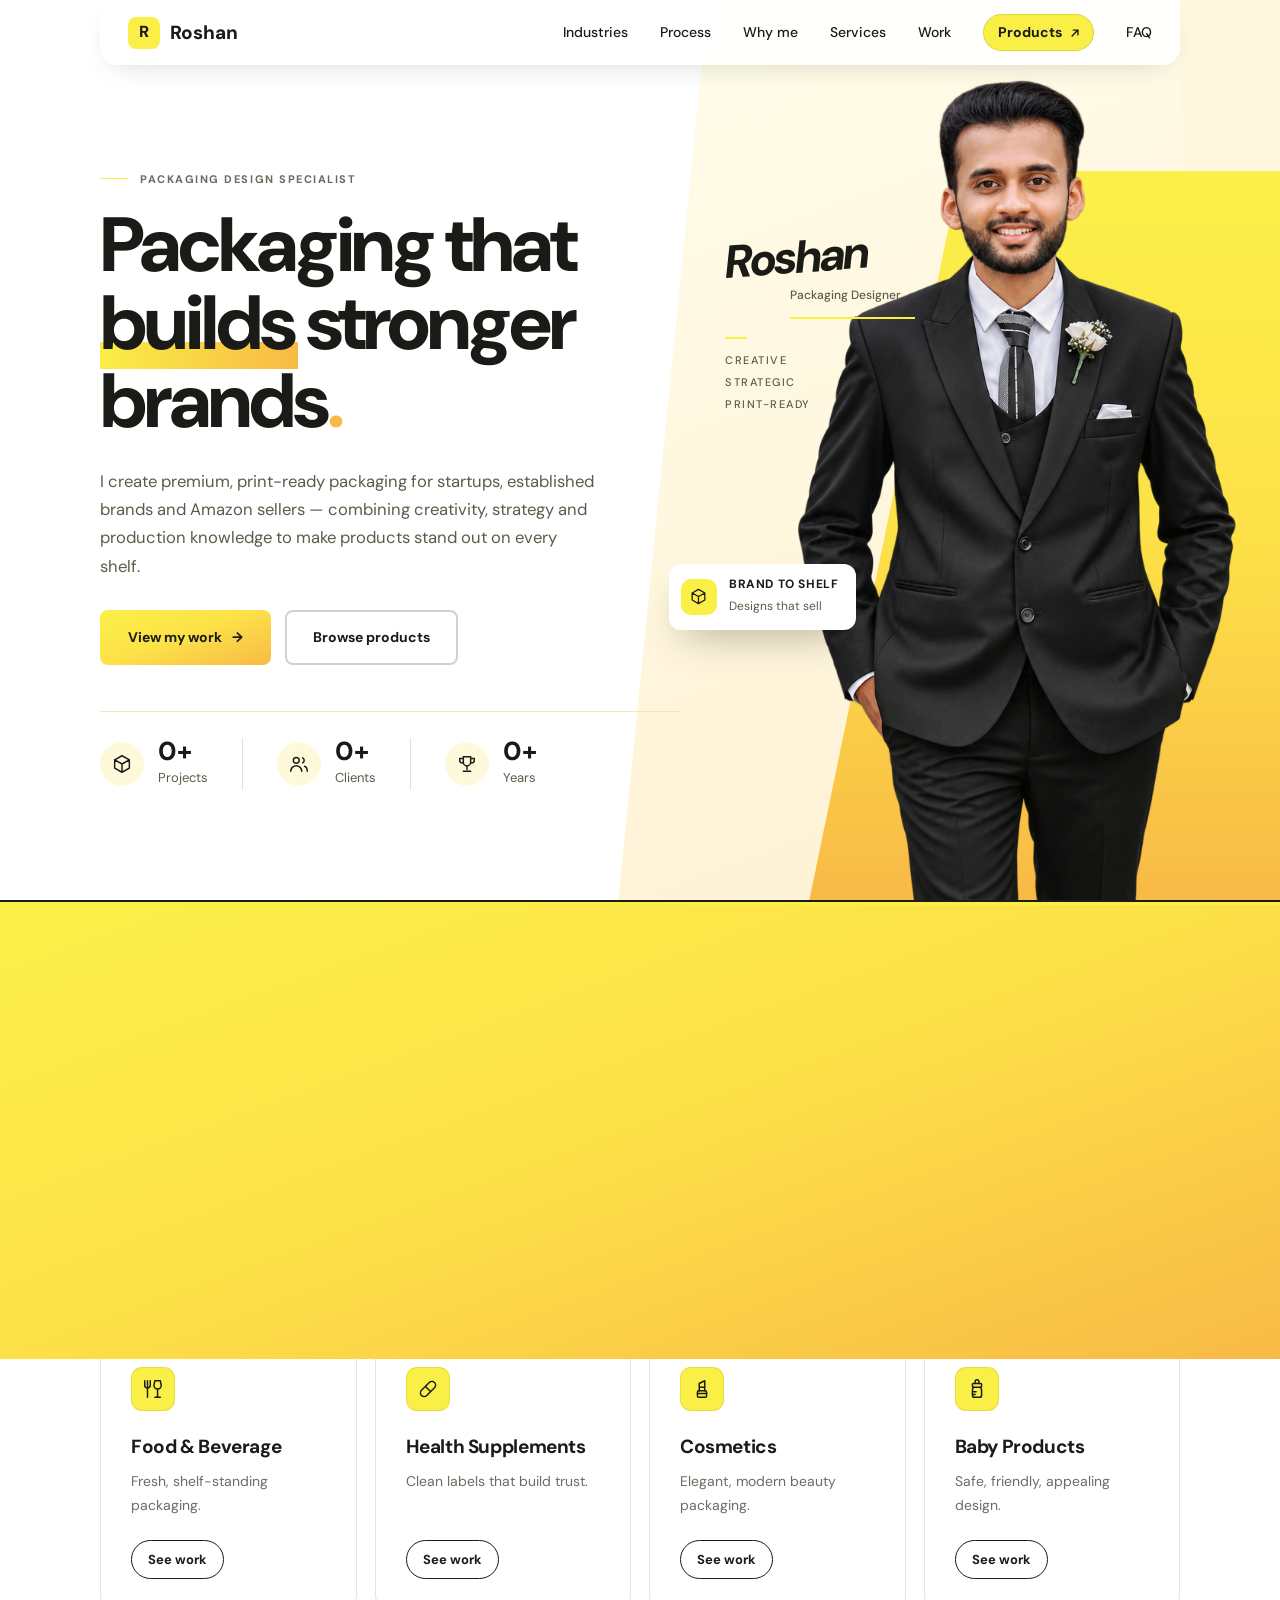
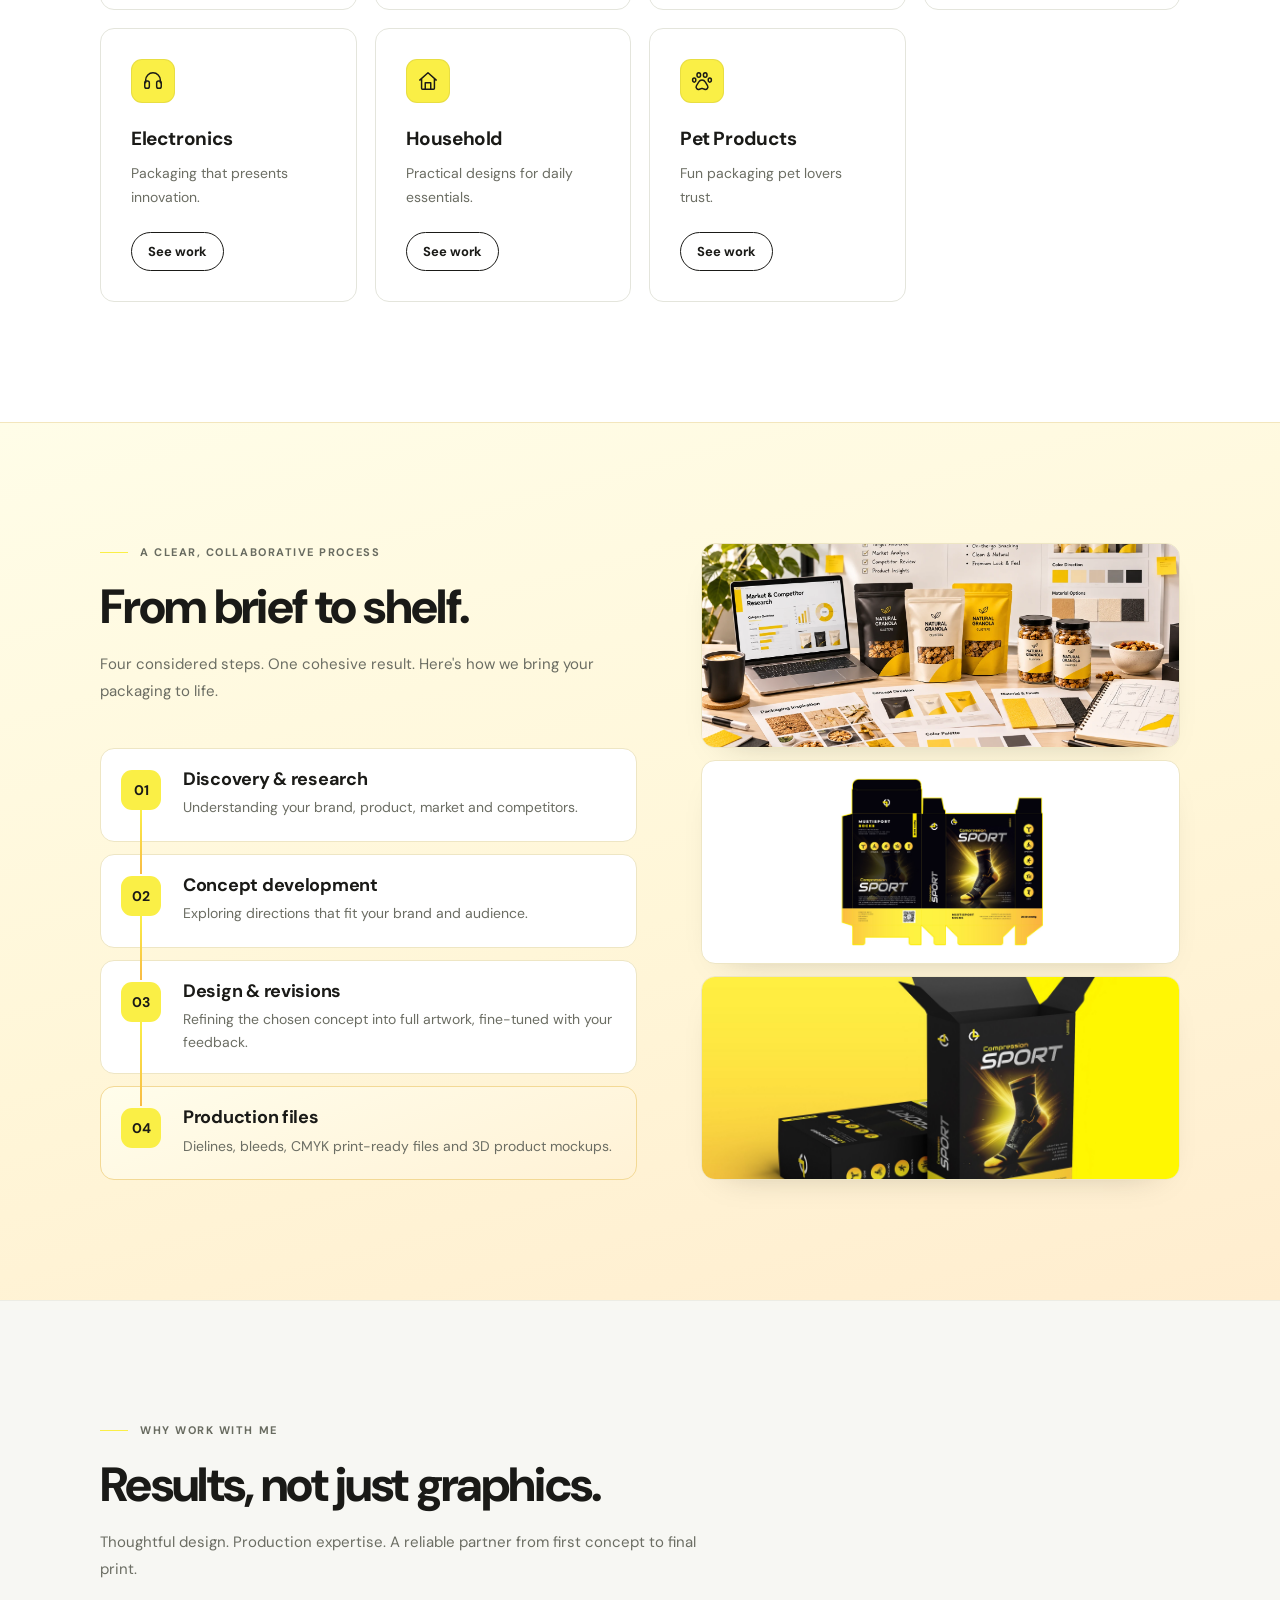
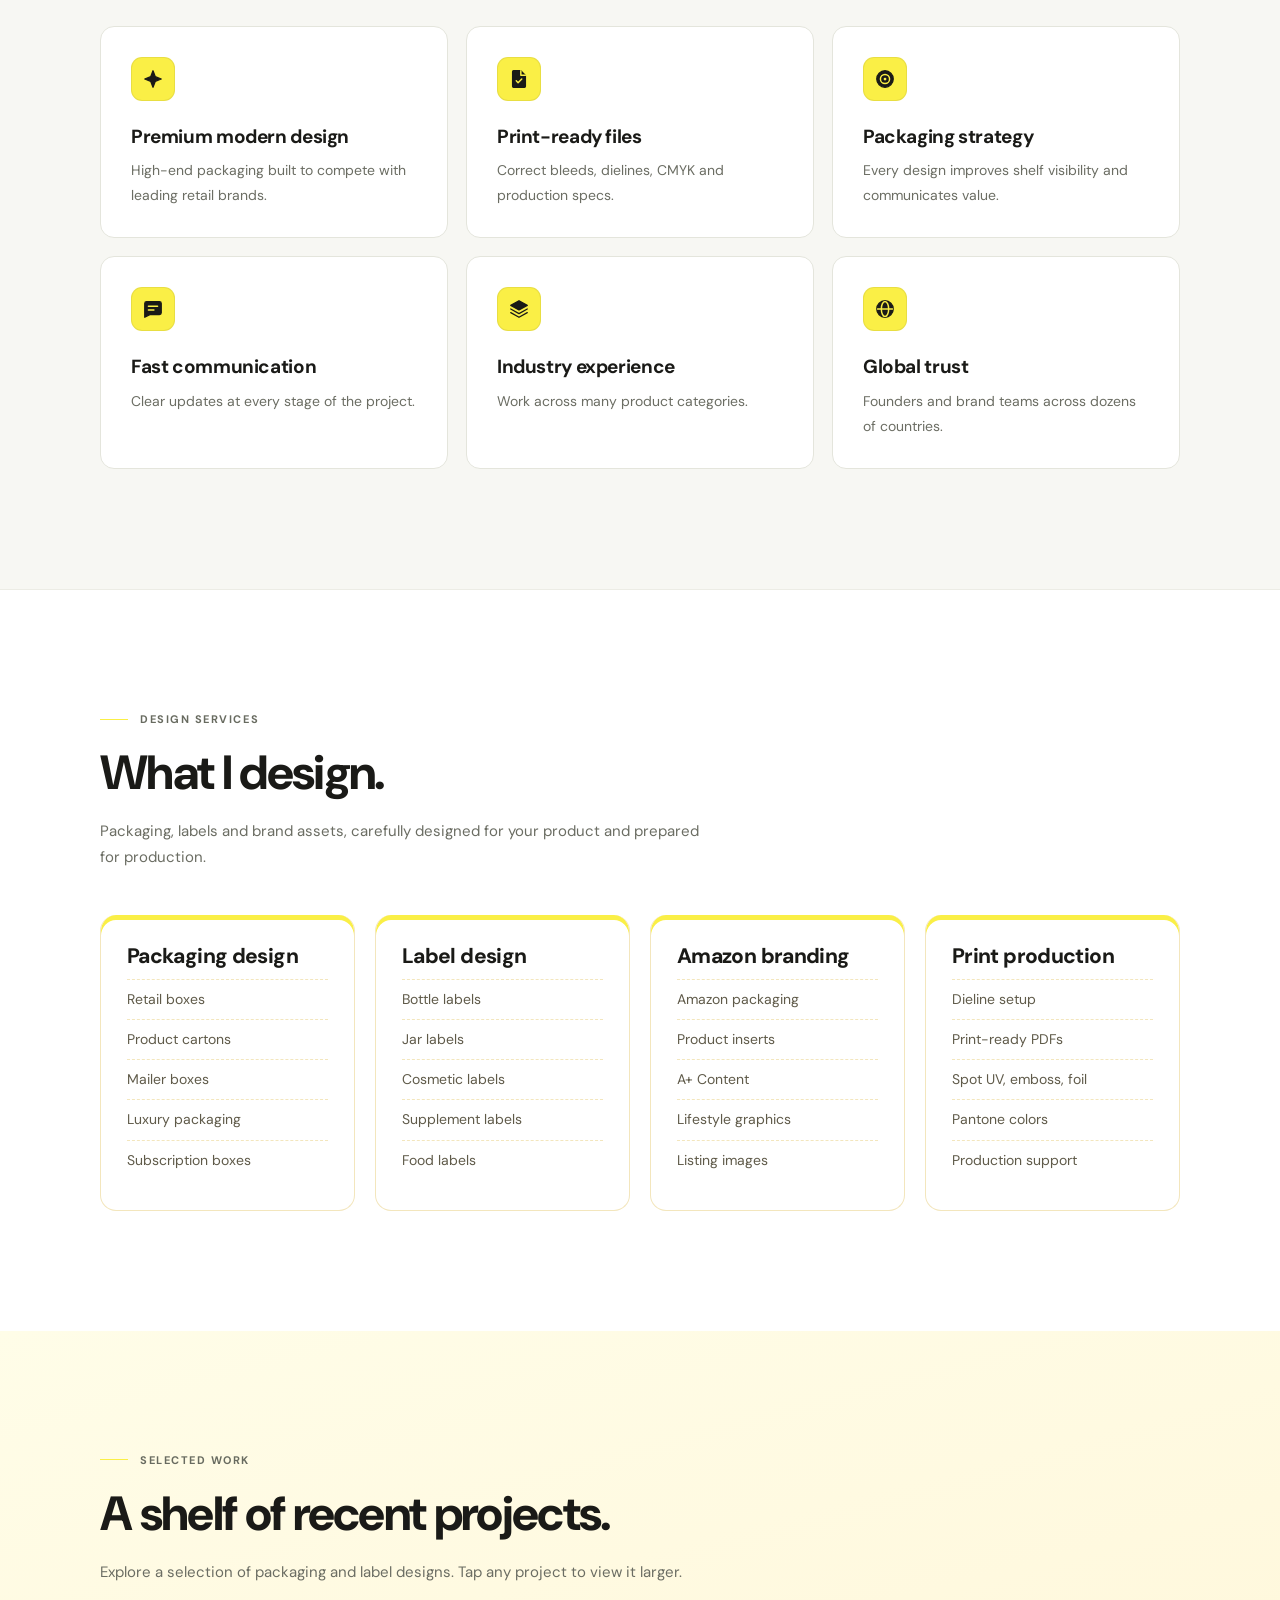
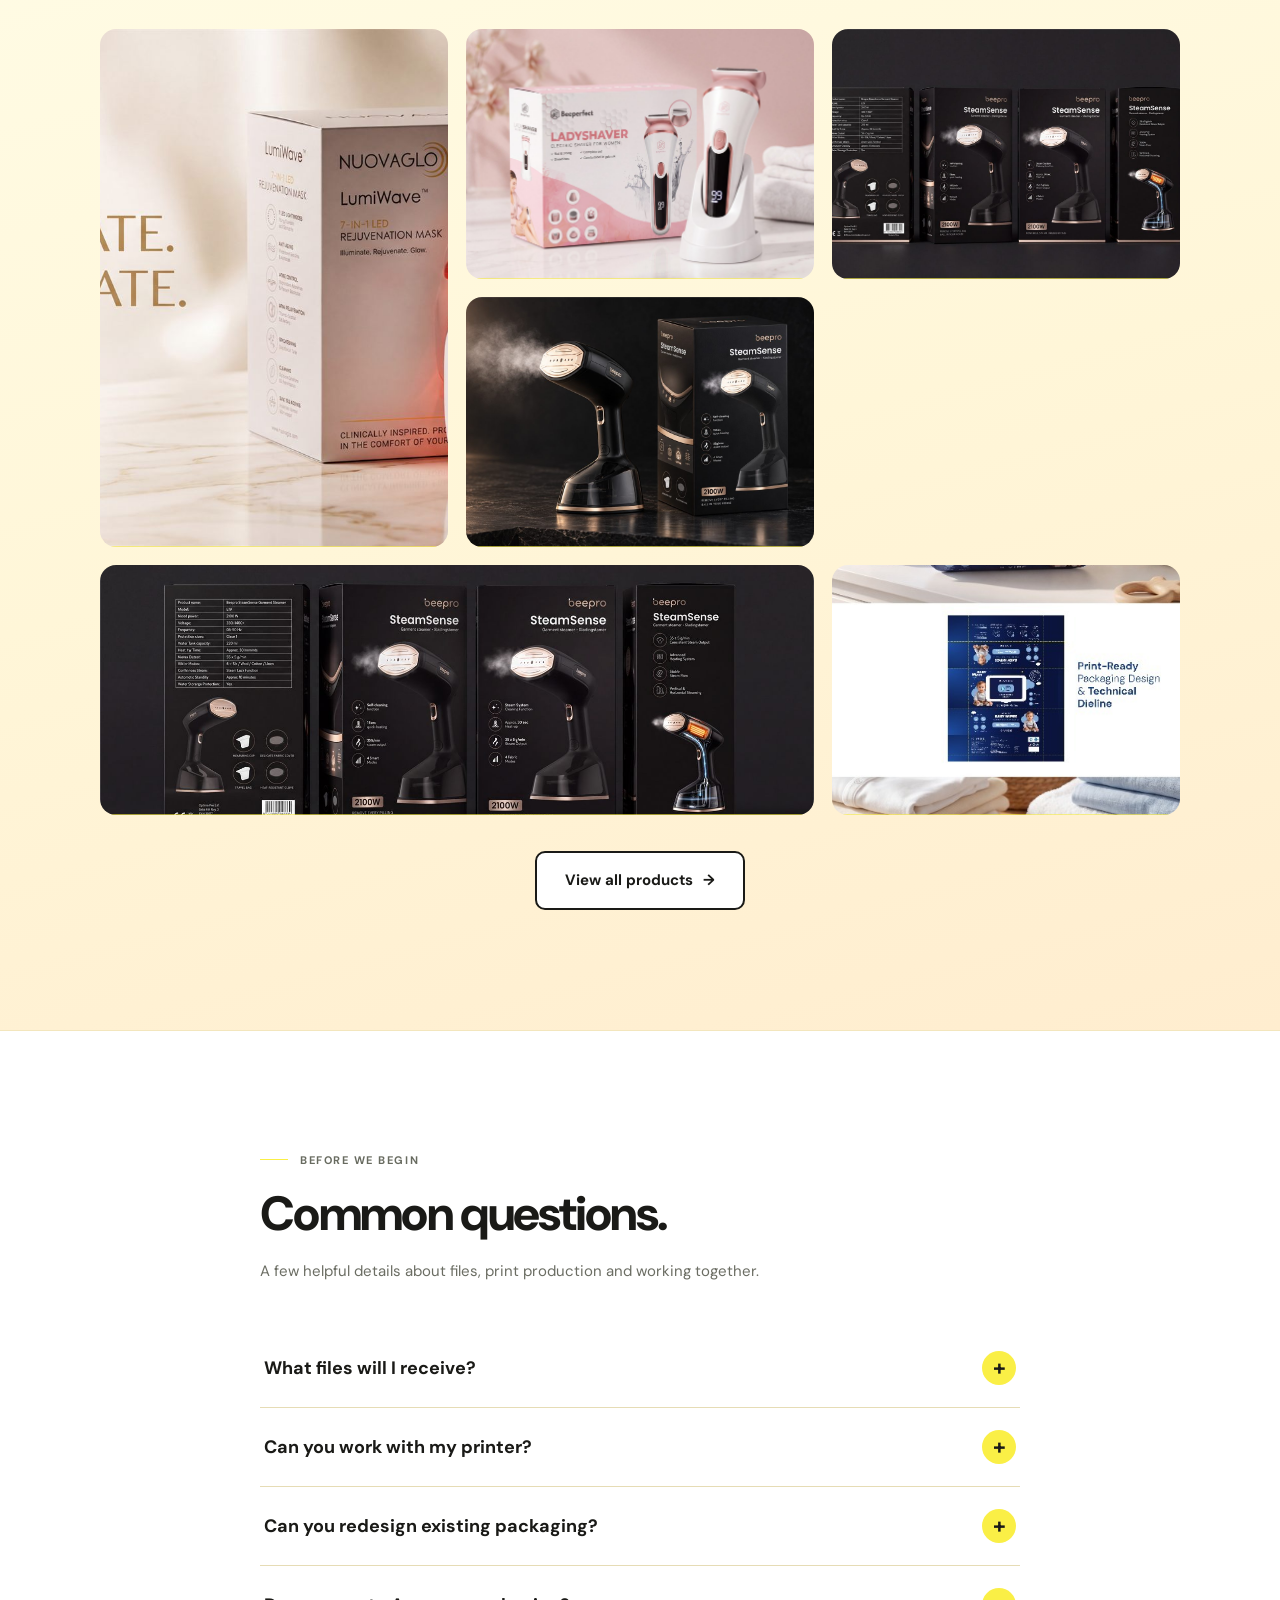
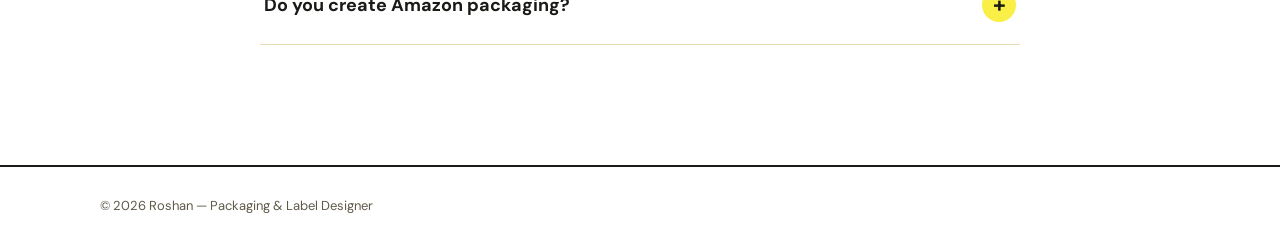
<file: index.html>
<!DOCTYPE html>
<html lang="en">
<head>
<meta charset="UTF-8">
<meta name="viewport" content="width=device-width, initial-scale=1, viewport-fit=cover">
<title>Roshan — Packaging &amp; Label Designer</title>
<meta name="description" content="Premium, print-ready packaging and label design for startups, established brands and Amazon sellers.">
<meta name="theme-color" content="#ebd80a">
<link rel="preconnect" href="https://fonts.googleapis.com">
<link rel="preconnect" href="https://fonts.gstatic.com" crossorigin>
<link href="https://fonts.googleapis.com/css2?family=DM+Sans:ital,opsz,wght@0,9..40,400;0,9..40,500;0,9..40,700;0,9..40,800;1,9..40,500&display=swap" rel="stylesheet">
<link rel="stylesheet" href="style.css?v=202611161258">
</head>
<body class="loading">

<div id="preloader" aria-hidden="true">
  <i class="pane t"></i><i class="pane b"></i>
  <div class="pre-core">
    <div class="pre-logo"><i>R</i></div>
    <div class="cmyk"><i></i><i></i><i></i><i></i></div>
    <b id="pct">0%</b>
  </div>
</div>
<div id="progress"></div>

<header id="header">
  <div class="wrap bar">
    <a href="#top" class="logo"><i>R</i>Roshan</a>
    <nav id="nav">
      <a href="#industries">Industries</a><a href="#process">Process</a><a href="#why">Why me</a>
      <a href="#services">Services</a><a href="#work">Work</a><a href="products.html" class="nav-page">Products<svg viewBox="0 0 24 24" aria-hidden="true"><path d="M7 17 17 7M9 7h8v8"/></svg></a><a href="#faq">FAQ</a>
    </nav>
    <button id="burger" aria-label="Menu" aria-expanded="false"><span></span><span></span></button>
  </div>
</header>

<section class="hero" id="top">
  <div class="hero-inner">
    <div class="wrap hero-grid">
      <div class="hero-copy">
        <p class="eyebrow r-in" style="--d:.9s"><span></span>Packaging design specialist</p>
        <h1>
          <span class="ln"><span style="--d:1s">Packaging that</span></span>
          <span class="ln"><span style="--d:1.12s"><em>builds</em> stronger</span></span>
          <span class="ln"><span style="--d:1.24s">brands<b>.</b></span></span>
        </h1>
        <p class="lead r-in" style="--d:1.4s">I create premium, print-ready packaging for startups, established brands and Amazon sellers — combining creativity, strategy and production knowledge to make products stand out on every shelf.</p>
        <div class="cta r-in" style="--d:1.55s">
          <a href="#work" class="btn mag">View my work <span aria-hidden="true">→</span></a>
          <a href="products.html" class="btn ghost mag">Browse products</a>
        </div>
        <div class="stats r-in" style="--d:1.7s">
          <div class="stat">
            <span class="ico"><svg viewBox="0 0 24 24"><path d="M12 3l8 4.5v9L12 21l-8-4.5v-9L12 3zm0 9l8-4.5M12 12v9M12 12L4 7.5"/></svg></span>
            <p><b><i data-count="100">0</i>+</b><small>Projects</small></p>
          </div>
          <div class="stat">
            <span class="ico"><svg viewBox="0 0 24 24"><circle cx="9" cy="8" r="3.2"/><path d="M3 20c0-3.5 2.7-6 6-6s6 2.5 6 6M16 5.2a3.2 3.2 0 010 5.6M18 14.4c1.9.7 3 2.6 3 5.6"/></svg></span>
            <p><b><i data-count="50">0</i>+</b><small>Clients</small></p>
          </div>
          <div class="stat">
            <span class="ico"><svg viewBox="0 0 24 24"><path d="M8 4h8v6a4 4 0 01-8 0V4zM8 6H4v2a3 3 0 003 3M16 6h4v2a3 3 0 01-3 3M12 14v4M8 20h8"/></svg></span>
            <p><b><i data-count="5">0</i>+</b><small>Years</small></p>
          </div>
        </div>
      </div>
    </div>

    <div class="hero-visual">
      <div class="slab"></div>
      <img src="assets/Smiling Groom in Black Suit.png" alt="Roshan, packaging designer">
      <div class="sig r-in" style="--d:1.7s">
        <span class="script">Roshan</span>
        <small>Packaging Designer</small>
        <ul><li>Creative</li><li>Strategic</li><li>Print-ready</li></ul>
      </div>
      <div class="float-card r-in" style="--d:1.9s">
        <span class="ico sm"><svg viewBox="0 0 24 24"><path d="M12 3l8 4.5v9L12 21l-8-4.5v-9L12 3zm0 9l8-4.5M12 12v9M12 12L4 7.5"/></svg></span>
        <p><b>Brand to shelf</b><small>Designs that sell</small></p>
      </div>
    </div>
  </div>
</section>

<div class="marquee" aria-hidden="true"><div>
  <span>Food &amp; Beverage</span><span>Cosmetics</span><span>Supplements</span><span>Electronics</span><span>Pet Products</span><span>Baby Products</span><span>Household</span>
  <span>Food &amp; Beverage</span><span>Cosmetics</span><span>Supplements</span><span>Electronics</span><span>Pet Products</span><span>Baby Products</span><span>Household</span>
</div></div>

<section id="industries" class="sec">
  <div class="wrap">
    <div class="section-head rv"><p class="section-eyebrow">Industries I design for</p><h2>Packaging that sells on the shelf and prints right the first time.</h2>
      <p class="section-subtitle">I pair strong branding with production-ready artwork. Pick an industry to see selected work.</p></div>
    <div class="cards">
      <button class="card rv" data-industry="food"><span class="ic" aria-hidden="true"><svg viewBox="0 0 24 24" focusable="false"><path d="M3 3v5a3 3 0 0 0 6 0V3M6 3v18M14 3h6l1 5a4 4 0 0 1-8 0l1-5ZM17 12v9M14 21h6"/></svg></span><h3>Food &amp; Beverage</h3><p>Fresh, shelf-standing packaging.</p><span class="explore">See work</span></button>
      <button class="card rv" data-industry="health"><span class="ic" aria-hidden="true"><svg viewBox="0 0 24 24" focusable="false"><g transform="rotate(45 12 12)"><rect x="8" y="2" width="8" height="20" rx="4"/><path d="M8.4 12h7.2" style="stroke-linecap:butt"/></g></svg></span><h3>Health Supplements</h3><p>Clean labels that build trust.</p><span class="explore">See work</span></button>
      <button class="card rv" data-industry="cosmetics"><span class="ic" aria-hidden="true"><svg viewBox="0 0 24 24" focusable="false"><rect x="7" y="14" width="10" height="7" rx="1.5"/><path d="M9 14V6l6-3v11M9 10h6M7 17h10"/></svg></span><h3>Cosmetics</h3><p>Elegant, modern beauty packaging.</p><span class="explore">See work</span></button>
      <button class="card rv" data-industry="baby"><span class="ic" aria-hidden="true"><svg viewBox="0 0 24 24" focusable="false"><path d="M10 6V4a2 2 0 0 1 4 0v2M8 10l-1 3v6a2 2 0 0 0 2 2h6a2 2 0 0 0 2-2v-6l-1-3M7 15h4M7 18h3"/><rect x="7" y="6" width="10" height="4" rx="1"/></svg></span><h3>Baby Products</h3><p>Safe, friendly, appealing design.</p><span class="explore">See work</span></button>
      <button class="card rv" data-industry="electronics"><span class="ic" aria-hidden="true"><svg viewBox="0 0 24 24" focusable="false"><path d="M4 14v-3a8 8 0 0 1 16 0v3"/><rect x="3" y="12" width="5" height="8" rx="2"/><rect x="16" y="12" width="5" height="8" rx="2"/></svg></span><h3>Electronics</h3><p>Packaging that presents innovation.</p><span class="explore">See work</span></button>
      <button class="card rv" data-industry="household"><span class="ic" aria-hidden="true"><svg viewBox="0 0 24 24" focusable="false"><path d="m3 11 9-8 9 8M5 9.5V20a1 1 0 0 0 1 1h12a1 1 0 0 0 1-1V9.5M9 21v-7h6v7"/></svg></span><h3>Household</h3><p>Practical designs for daily essentials.</p><span class="explore">See work</span></button>
      <button class="card rv" data-industry="pet"><span class="ic" aria-hidden="true"><svg viewBox="0 0 24 24" focusable="false"><ellipse cx="8.5" cy="5.5" rx="2" ry="2.5"/><ellipse cx="15.5" cy="5.5" rx="2" ry="2.5"/><ellipse cx="3.5" cy="11" rx="1.75" ry="2.25"/><ellipse cx="20.5" cy="11" rx="1.75" ry="2.25"/><path d="M8.5 13a4 4 0 0 1 7 0l2.5 4a2.7 2.7 0 0 1-3.2 4L12 20l-2.8 1A2.7 2.7 0 0 1 6 17l2.5-4Z"/></svg></span><h3>Pet Products</h3><p>Fun packaging pet lovers trust.</p><span class="explore">See work</span></button>
    </div>
  </div>
</section>

<section id="process" class="sec">
  <div class="wrap proc">
    <div>
      <div class="section-head rv"><p class="section-eyebrow">A clear, collaborative process</p><h2>From brief to shelf.</h2><p class="section-subtitle">Four considered steps. One cohesive result. Here's how we bring your packaging to life.</p></div>
      <ol class="steps">
        <li class="rv"><b>Discovery &amp; research</b><p>Understanding your brand, product, market and competitors.</p></li>
        <li class="rv"><b>Concept development</b><p>Exploring directions that fit your brand and audience.</p></li>
        <li class="rv"><b>Design &amp; revisions</b><p>Refining the chosen concept into full artwork, fine-tuned with your feedback.</p></li>
        <li class="rv"><b>Production files</b><p>Dielines, bleeds, CMYK print-ready files and 3D product mockups.</p></li>
      </ol>
    </div>
    <div class="proc-show rv" aria-label="From discovery and research to print-ready dieline to finished 3D box mockup">
      <figure><img loading="lazy" src="assets/process/step-research.webp" alt="Discovery and research board with market research, concept directions, colour palette and material samples"></figure>
      <figure class="fit"><img loading="lazy" src="assets/process/step-socks-dieline.jpg" alt="Print-ready dieline for Compression Sport socks box"></figure>
      <figure><img loading="lazy" src="assets/process/step-socks-mockup.jpg" alt="3D mockup of the Compression Sport socks box"></figure>
    </div>
  </div>
</section>

<section id="why" class="sec benefits">
  <div class="wrap">
    <div class="section-head rv">
      <p class="section-eyebrow">Why work with me</p><h2>Results, not just graphics.</h2>
      <p class="section-subtitle">Thoughtful design. Production expertise. A reliable partner from first concept to final print.</p>
    </div>
    <div class="grid3">
      <div class="tile rv"><span class="benefit-icon" aria-hidden="true"><svg viewBox="0 0 24 24" focusable="false"><path d="m12 3 2.5 6.5L21 12l-6.5 2.5L12 21l-2.5-6.5L3 12l6.5-2.5L12 3Z"/></svg></span><h3>Premium modern design</h3><p>High-end packaging built to compete with leading retail brands.</p></div>
      <div class="tile rv"><span class="benefit-icon" aria-hidden="true"><svg viewBox="0 0 24 24" focusable="false"><path d="M14 3H6a1 1 0 0 0-1 1v16a1 1 0 0 0 1 1h12a1 1 0 0 0 1-1V8l-5-5Z"/><path class="icon-detail" d="M14 3v5h5m-10 6 2 2 4-4"/></svg></span><h3>Print-ready files</h3><p>Correct bleeds, dielines, CMYK and production specs.</p></div>
      <div class="tile rv"><span class="benefit-icon" aria-hidden="true"><svg viewBox="0 0 24 24" focusable="false"><circle cx="12" cy="12" r="9"/><circle class="icon-detail" cx="12" cy="12" r="5"/><circle class="icon-cutout" cx="12" cy="12" r="1.5"/></svg></span><h3>Packaging strategy</h3><p>Every design improves shelf visibility and communicates value.</p></div>
      <div class="tile rv"><span class="benefit-icon" aria-hidden="true"><svg viewBox="0 0 24 24" focusable="false"><path d="M5 4h14a2 2 0 0 1 2 2v10a2 2 0 0 1-2 2H9l-6 3V6a2 2 0 0 1 2-2Z"/><path class="icon-detail" d="M7 9h10M7 13h6"/></svg></span><h3>Fast communication</h3><p>Clear updates at every stage of the project.</p></div>
      <div class="tile rv"><span class="benefit-icon" aria-hidden="true"><svg viewBox="0 0 24 24" focusable="false"><path d="m12 3 9 5-9 5-9-5 9-5Z"/><path class="icon-lines" d="m3 12 9 5 9-5M3 16l9 5 9-5"/></svg></span><h3>Industry experience</h3><p>Work across many product categories.</p></div>
      <div class="tile rv"><span class="benefit-icon" aria-hidden="true"><svg viewBox="0 0 24 24" focusable="false"><circle cx="12" cy="12" r="9"/><ellipse class="icon-detail" cx="12" cy="12" rx="4" ry="8.2"/><path class="icon-detail" d="M3.8 12h16.4"/></svg></span><h3>Global trust</h3><p>Founders and brand teams across dozens of countries.</p></div>
    </div>
  </div>
</section>

<section id="services" class="sec">
  <div class="wrap">
    <div class="section-head rv"><p class="section-eyebrow">Design services</p><h2>What I design.</h2><p class="section-subtitle">Packaging, labels and brand assets, carefully designed for your product and prepared for production.</p></div>
    <div class="grid4">
      <div class="svc rv"><h3>Packaging design</h3><ul><li>Retail boxes</li><li>Product cartons</li><li>Mailer boxes</li><li>Luxury packaging</li><li>Subscription boxes</li></ul></div>
      <div class="svc rv"><h3>Label design</h3><ul><li>Bottle labels</li><li>Jar labels</li><li>Cosmetic labels</li><li>Supplement labels</li><li>Food labels</li></ul></div>
      <div class="svc rv"><h3>Amazon branding</h3><ul><li>Amazon packaging</li><li>Product inserts</li><li>A+ Content</li><li>Lifestyle graphics</li><li>Listing images</li></ul></div>
      <div class="svc rv"><h3>Print production</h3><ul><li>Dieline setup</li><li>Print-ready PDFs</li><li>Spot UV, emboss, foil</li><li>Pantone colors</li><li>Production support</li></ul></div>
    </div>
  </div>
</section>

<section id="work" class="sec tint">
  <div class="wrap">
    <div class="section-head rv"><p class="section-eyebrow">Selected work</p><h2>A shelf of recent projects.</h2><p class="section-subtitle">Explore a selection of packaging and label designs. Tap any project to view it larger.</p></div>
    <div class="work">
      <figure class="rv w1"><img loading="lazy" src="assets/products/skincare-mask-box.jpg" alt="Skincare box system"><figcaption>Skincare box system</figcaption></figure>
      <figure class="rv"><img loading="lazy" src="assets/products/lady-shaver-box.jpg" alt="Lady Shaver Box"><figcaption>Lady Shaver Box</figcaption></figure>
      <figure class="rv"><img loading="lazy" src="assets/products/steamer-gift-box.jpg" alt="Steam Box"><figcaption>Steam Box</figcaption></figure>
      <figure class="rv"><img loading="lazy" src="assets/products/steamer-packaging.jpg" alt="Steamer packaging"><figcaption>Steamer packaging</figcaption></figure>
      <figure class="rv w2"><img loading="lazy" src="assets/products/steamer-gift-box.jpg" alt="Steamer gift box"><figcaption>Steamer gift box</figcaption></figure>
      <figure class="rv"><img loading="lazy" src="assets/mind MAP.jpeg" alt="Amazon insert card"><figcaption>Amazon insert card</figcaption></figure>
    </div>
    <div class="work-more rv"><a class="btn ghost" href="products.html">View all products <span aria-hidden="true">→</span></a></div>
  </div>
</section>

<section id="faq" class="sec">
  <div class="wrap narrow">
    <div class="section-head rv"><p class="section-eyebrow">Before we begin</p><h2>Common questions.</h2><p class="section-subtitle">A few helpful details about files, print production and working together.</p></div>
    <div class="faq">
      <div class="q rv"><button aria-expanded="false">What files will I receive?</button><div><p>AI source files, editable artwork, print-ready PDFs and high-resolution exports.</p></div></div>
      <div class="q rv"><button aria-expanded="false">Can you work with my printer?</button><div><p>Yes. I prepare artwork to your manufacturer's specs and can talk to your printer directly.</p></div></div>
      <div class="q rv"><button aria-expanded="false">Can you redesign existing packaging?</button><div><p>Absolutely. Refreshing an existing package or label is a common project.</p></div></div>
      <div class="q rv"><button aria-expanded="false">Do you create Amazon packaging?</button><div><p>Yes. I design for both retail shelves and e-commerce.</p></div></div>
    </div>
  </div>
</section>


<footer><div class="wrap"><span>© 2026 Roshan — Packaging &amp; Label Designer</span></div></footer>
<a href="#top" id="totop" aria-label="Back to top">↑</a>

<div class="modal" id="modal" aria-hidden="true">
  <div class="back" data-close></div>
  <div class="box" role="dialog" aria-modal="true" aria-labelledby="mTitle">
    <button class="x" data-close aria-label="Close">×</button>
    <h2 id="mTitle"></h2><p id="mDesc" class="muted"></p>
    <div class="gal" id="gal"></div>
  </div>
</div>

<script src="main.js?v=202611161258"></script>
</body>
</html>
</file>
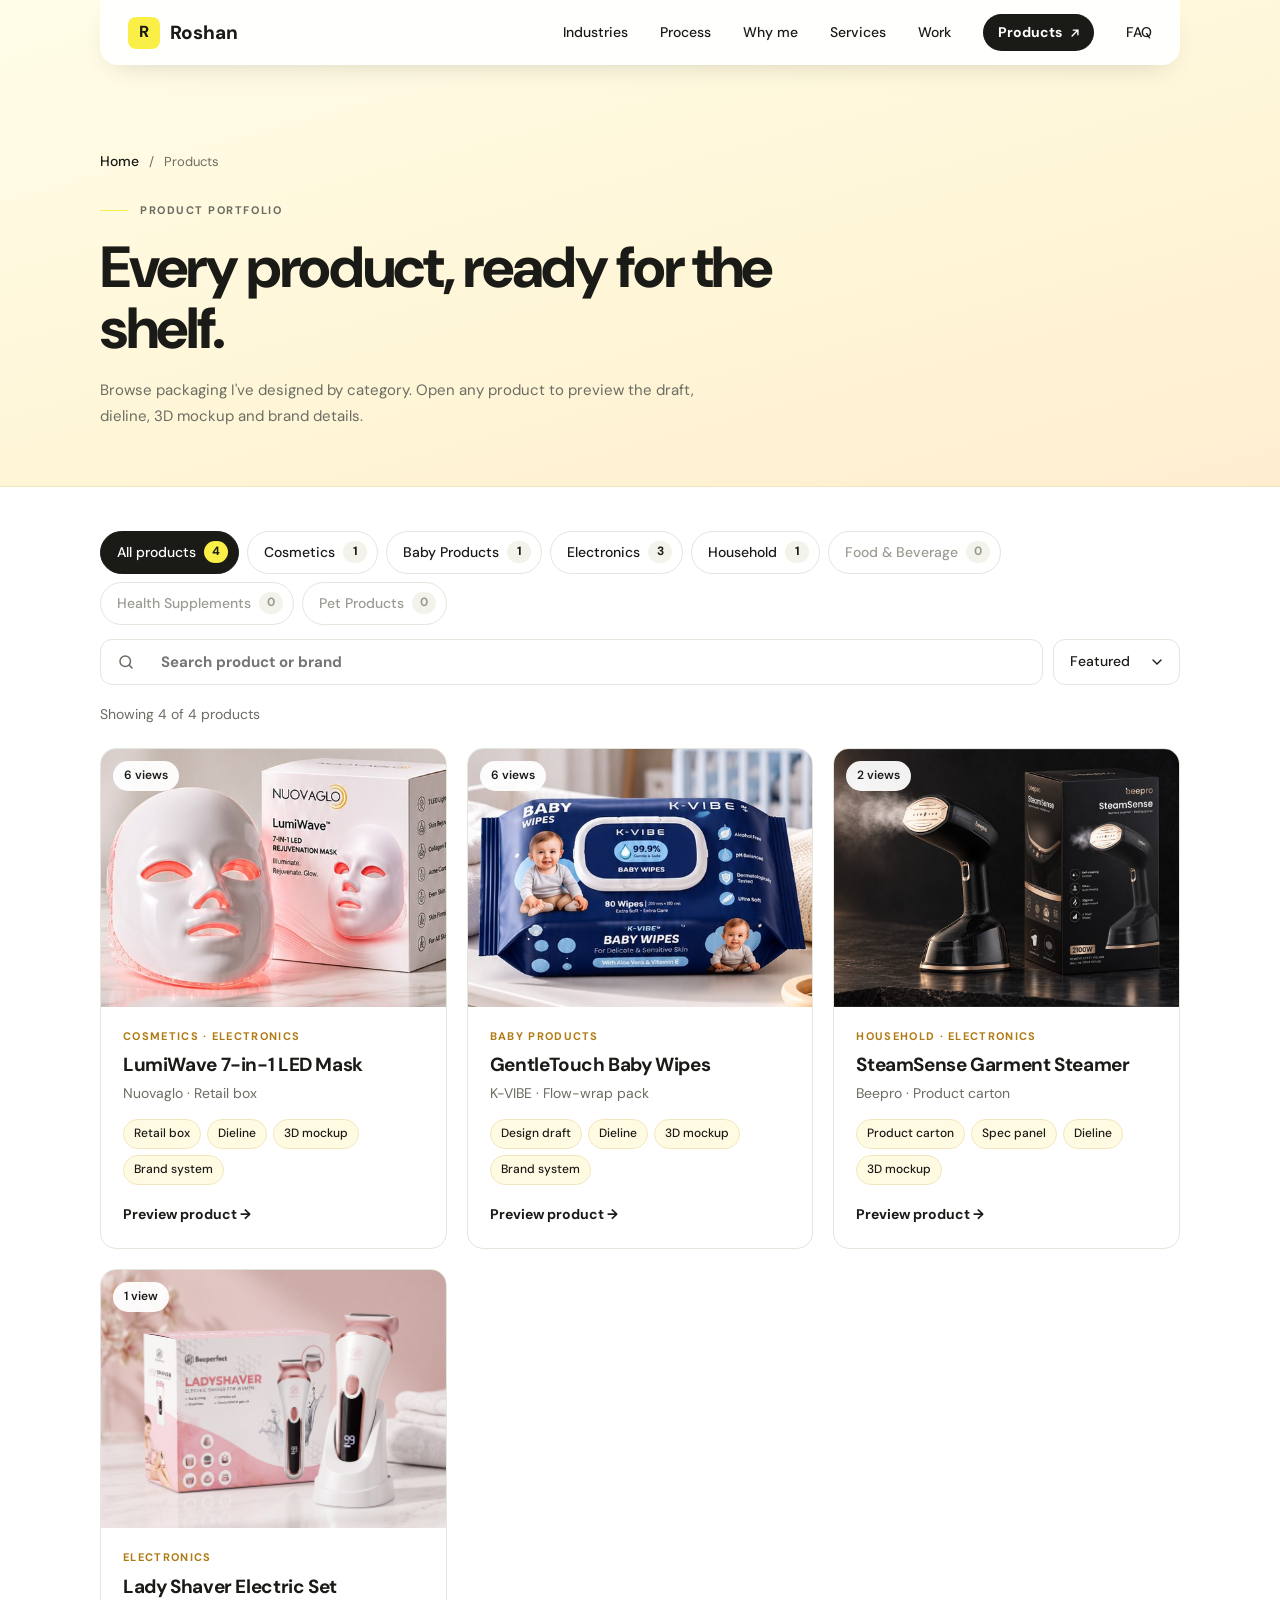
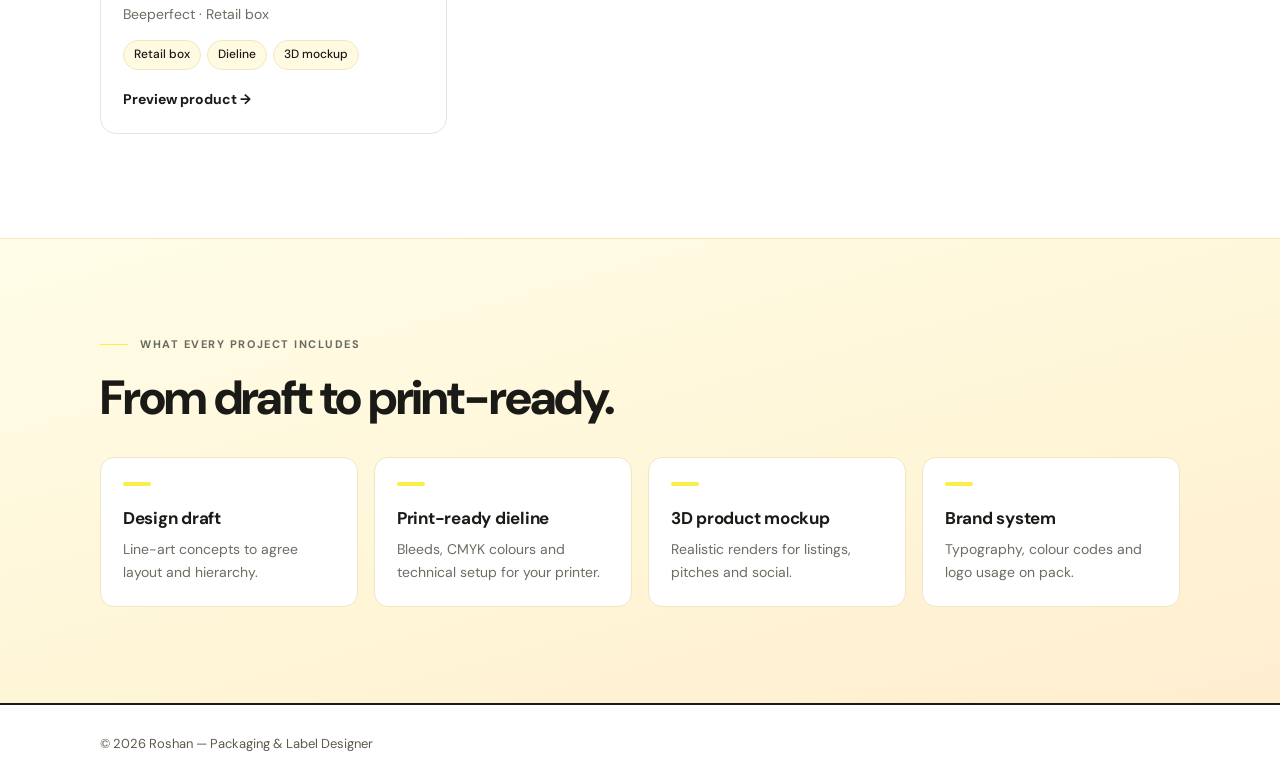
<file: products.html>
<!DOCTYPE html>
<html lang="en">
<head>
<meta charset="UTF-8">
<meta name="viewport" content="width=device-width, initial-scale=1, viewport-fit=cover">
<title>Products — Roshan, Packaging &amp; Label Designer</title>
<meta name="description" content="Browse packaging and label projects by category: cosmetics, baby products, electronics, household and more.">
<meta name="theme-color" content="#ebd80a">
<link rel="preconnect" href="https://fonts.googleapis.com">
<link rel="preconnect" href="https://fonts.gstatic.com" crossorigin>
<link href="https://fonts.googleapis.com/css2?family=DM+Sans:ital,opsz,wght@0,9..40,400;0,9..40,500;0,9..40,700;0,9..40,800;1,9..40,500&display=swap" rel="stylesheet">
<link rel="stylesheet" href="style.css?v=202611161258">
<link rel="stylesheet" href="products.css?v=202611161258">
</head>
<body class="products-page">

<header id="header">
  <div class="wrap bar">
    <a href="index.html#top" class="logo"><i>R</i>Roshan</a>
    <nav id="nav">
      <a href="index.html#industries">Industries</a><a href="index.html#process">Process</a><a href="index.html#why">Why me</a>
      <a href="index.html#services">Services</a><a href="index.html#work">Work</a><a href="products.html" class="nav-page on" aria-current="page">Products<svg viewBox="0 0 24 24" aria-hidden="true"><path d="M7 17 17 7M9 7h8v8"/></svg></a><a href="index.html#faq">FAQ</a>
    </nav>
    <button id="burger" aria-label="Menu" aria-expanded="false"><span></span><span></span></button>
  </div>
</header>

<main>
  <section class="p-hero">
    <div class="wrap">
      <nav class="crumbs" aria-label="Breadcrumb"><a href="index.html">Home</a><span aria-hidden="true">/</span><span>Products</span></nav>
      <div class="p-hero-grid">
        <div class="section-head">
          <p class="section-eyebrow">Product portfolio</p>
          <h1>Every product, ready for the shelf.</h1>
          <p class="section-subtitle">Browse packaging I've designed by category. Open any product to preview the draft, dieline, 3D mockup and brand details.</p>
        </div>      </div>
    </div>
  </section>

  <section class="p-list">
    <div class="wrap">
      <div class="toolbar">
        <div class="chips" id="chips" role="tablist" aria-label="Filter by category"></div>
        <div class="tools">
          <label class="search">
            <svg viewBox="0 0 24 24" aria-hidden="true"><circle cx="11" cy="11" r="7"/><path d="m20 20-3.5-3.5"/></svg>
            <input id="q" type="search" placeholder="Search product or brand" aria-label="Search products by name or brand" autocomplete="off">
          </label>
          <label class="sort">
            <span class="sr">Sort products</span>
            <select id="sort" aria-label="Sort products">
              <option value="featured">Featured</option>
              <option value="az">Name A–Z</option>
              <option value="za">Name Z–A</option>
            </select>
          </label>
        </div>
      </div>
      <p class="count" id="count" aria-live="polite"></p>

      <div class="p-grid" id="grid"></div>

      <div class="p-empty" id="empty" hidden>
        <span class="p-empty-ic" aria-hidden="true">
          <svg viewBox="0 0 24 24"><path d="M3 7l9-4 9 4-9 4-9-4Z"/><path d="M3 7v10l9 4 9-4V7M12 11v10"/></svg>
        </span>
        <h3>No products here yet.</h3>
        <p>Projects for this category are coming soon.</p>
        <div class="p-empty-cta"><button class="btn ghost small" id="reset" type="button">Show all products</button></div>
      </div>
    </div>
  </section>

  <section class="p-includes">
    <div class="wrap">
      <div class="section-head"><p class="section-eyebrow">What every project includes</p><h2>From draft to print-ready.</h2></div>
      <ul class="inc">
        <li><b>Design draft</b><span>Line-art concepts to agree layout and hierarchy.</span></li>
        <li><b>Print-ready dieline</b><span>Bleeds, CMYK colours and technical setup for your printer.</span></li>
        <li><b>3D product mockup</b><span>Realistic renders for listings, pitches and social.</span></li>
        <li><b>Brand system</b><span>Typography, colour codes and logo usage on pack.</span></li>
      </ul>
    </div>
  </section>

</main>

<footer><div class="wrap"><span>© 2026 Roshan — Packaging &amp; Label Designer</span></div></footer>
<a href="#" id="totop" aria-label="Back to top">↑</a>

<div class="pv" id="pv" aria-hidden="true">
  <div class="pv-back" data-close></div>
  <div class="pv-box" role="dialog" aria-modal="true" aria-labelledby="pvTitle">
    <button class="x" data-close aria-label="Close preview">×</button>
    <div class="pv-media">
      <div class="pv-stage">
        <img id="pvImg" alt="">
        <span class="pv-label" id="pvLabel"></span>
        <button class="pv-arrow prev" id="pvPrevImg" aria-label="Previous image">‹</button>
        <button class="pv-arrow next" id="pvNextImg" aria-label="Next image">›</button>
      </div>
      <div class="pv-thumbs" id="pvThumbs"></div>
    </div>
    <div class="pv-info">
      <p class="pv-cat" id="pvCat"></p>
      <h2 id="pvTitle"></h2>
      <p class="pv-brand" id="pvBrand"></p>
      <p class="pv-desc" id="pvDesc"></p>
      <dl class="pv-meta">
        <div><dt>Packaging</dt><dd id="pvType"></dd></div>
        <div><dt>Deliverables</dt><dd><ul class="tags" id="pvTags"></ul></dd></div>
      </dl>
      <div class="pv-nav">
        <button id="pvPrev" type="button">← Previous product</button>
        <button id="pvNext" type="button">Next product →</button>
      </div>
    </div>
  </div>
</div>

<script src="products.js?v=202611161258"></script>
</body>
</html>
</file>
<file: style.css>
:root{
  --paper:#fff;--ink:#1a1a17;--soft:#5f5a49;--yellow:#faef46;--pale:#fff9dc;--pale2:#fff3c4;--line:#f3e6bd;
  /* theme, taken from the packaging shot background:
     --yellow = the flat lemon panel (small accents)
     --grad   = the lemon-to-amber side (large surfaces) */
  --amber:#f8ba46;
  --grad:linear-gradient(160deg,#fbf049 0%,#fde148 48%,#f8ba46 100%);
  --grad-v:linear-gradient(180deg,#fbf049 0%,#fde148 50%,#f8ba46 100%);
  --grad-h:linear-gradient(90deg,#fbf049 0%,#fde148 50%,#f8ba46 100%);
  --wash:linear-gradient(165deg,#fffde8 0%,#fff6d8 55%,#ffedcf 100%);
  --sans:'DM Sans',system-ui,-apple-system,'Segoe UI',sans-serif;
  --ease:cubic-bezier(.22,.68,0,1);--out:cubic-bezier(.16,1,.3,1);
}
*{margin:0;padding:0;box-sizing:border-box}
html{scroll-behavior:smooth;scroll-padding-top:80px;-webkit-text-size-adjust:100%}
body{font-family:var(--sans);background:var(--paper);color:var(--ink);line-height:1.65;overflow-x:hidden;-webkit-font-smoothing:antialiased}
body.loading{overflow:hidden}
img{max-width:100%;display:block}
a{color:inherit;text-decoration:none}
ul,ol{list-style:none}
button,input,textarea{font:inherit;color:inherit}
button{background:none;border:0;cursor:pointer}
::selection{background:var(--yellow);color:var(--ink)}
:focus-visible{outline:2px solid var(--ink);outline-offset:3px}
.wrap{width:min(1080px,100% - 40px);margin:0 auto}
.narrow{max-width:760px}
h1,h2,h3{font-weight:800;line-height:1.08;letter-spacing:-.03em}
h2{font-size:clamp(28px,4.4vw,50px)}
.muted{color:var(--soft);margin-top:16px}

.btn{display:inline-flex;align-items:center;justify-content:center;gap:10px;padding:15px 28px;background:var(--yellow);color:var(--ink);border-radius:10px;font-weight:700;font-size:15px;border:2px solid var(--yellow);transition:transform .35s var(--ease),box-shadow .35s,background .3s,color .3s}
.btn:hover{box-shadow:0 14px 28px -12px rgba(217,164,0,.9)}
.btn.ghost{background:#fff;border-color:var(--ink)}
.btn.ghost:hover{background:var(--ink);color:#fff;box-shadow:none}
.btn.small{padding:10px 18px;font-size:14px}

/* ===== entrance: curtain preloader ===== */
#preloader{position:fixed;inset:0;z-index:9999;display:grid;place-items:center;pointer-events:none}
.pane{position:absolute;left:0;right:0;height:50.5%;background:#fff;transition:transform 1.1s var(--out) .15s}
.pane.t{top:0}.pane.b{bottom:0;background:var(--yellow)}
.pre-core{position:relative;display:flex;flex-direction:column;align-items:center;gap:20px;transition:opacity .4s,transform .6s var(--ease)}
.pre-logo i{display:grid;place-items:center;width:72px;height:72px;border-radius:18px;background:var(--yellow);border:2px solid var(--ink);box-shadow:6px 6px 0 var(--ink);font:800 34px var(--sans);font-style:normal;animation:bob 1.2s var(--ease) infinite alternate}
@keyframes bob{to{transform:translateY(-8px) rotate(-4deg)}}
.cmyk{display:flex;gap:10px}
.cmyk i{width:14px;height:14px;border-radius:50%;background:var(--yellow);border:2px solid var(--ink);animation:pop 1s var(--ease) infinite alternate}
.cmyk i:nth-child(2){animation-delay:.12s}.cmyk i:nth-child(3){animation-delay:.24s}.cmyk i:nth-child(4){animation-delay:.36s;background:var(--ink)}
@keyframes pop{from{transform:scale(.55);opacity:.5}to{transform:scale(1.15);opacity:1}}
#pct{font-weight:700;letter-spacing:.2em;font-size:13px}
#preloader.done .pre-core{opacity:0;transform:scale(.9)}
#preloader.done .pane.t{transform:translateY(-101%)}
#preloader.done .pane.b{transform:translateY(101%)}
#progress{position:fixed;top:0;left:0;height:4px;width:100%;background:var(--yellow);transform:scaleX(0);transform-origin:left;z-index:900}

/* header */
#header{position:fixed;inset:0 0 auto;z-index:800;transition:transform .45s var(--ease),opacity .6s;}
body.loading #header{transform:translateY(-100%)}
#header.hide{transform:translateY(-100%)}
#header .bar{padding:14px 28px;background:rgba(255,255,255,.92);backdrop-filter:blur(12px);-webkit-backdrop-filter:blur(12px);border-radius:0 0 18px 18px;box-shadow:0 10px 30px -14px rgba(0,0,0,.2)}
.bar{display:flex;align-items:center;justify-content:space-between}
.logo{display:flex;align-items:center;gap:10px;font-weight:800;font-size:19px}
.logo i{width:32px;height:32px;border-radius:8px;background:var(--yellow);display:grid;place-items:center;font-style:normal;font-size:16px}
nav{display:flex;align-items:center;gap:32px}
nav a:not(.btn){font-size:14px;font-weight:500;position:relative}
nav a:not(.btn)::after{content:"";position:absolute;left:0;bottom:-6px;height:2px;width:100%;background:var(--yellow);transform:scaleX(0);transform-origin:left;transition:transform .3s var(--ease)}
nav a.on::after,nav a:hover::after{transform:scaleX(1)}
/* Products lives on its own page: show it as a yellow pill with an arrow */
nav a.nav-page{display:inline-flex;align-items:center;gap:6px;padding:7px 12px 7px 15px;border-radius:999px;background:var(--yellow);font-weight:700;box-shadow:inset 0 0 0 1px rgba(26,26,23,.12);transition:background .25s,color .25s}
nav a.nav-page::after{display:none}
nav a.nav-page svg{width:14px;height:14px;fill:none;stroke:currentColor;stroke-width:2.4;stroke-linecap:round;stroke-linejoin:round;transition:transform .3s var(--ease)}
nav a.nav-page:hover{background:var(--ink);color:#fff}
nav a.nav-page:hover svg{transform:translate(2px,-2px)}
nav a.nav-page.on{background:var(--ink);color:#fff}
#burger{display:none;width:40px;height:40px;position:relative}
#burger span{position:absolute;left:8px;right:8px;height:2px;background:var(--ink);transition:.35s var(--ease)}
#burger span:first-child{top:15px}#burger span:last-child{top:23px}
#burger.open span:first-child{top:19px;transform:rotate(45deg)}
#burger.open span:last-child{top:19px;transform:rotate(-45deg)}

/* ===== hero ===== */
.hero{position:relative;display:flex;min-height:clamp(640px,100svh,920px);overflow:hidden;background:#fff}
.hero::after{content:"";position:absolute;top:0;right:0;bottom:0;width:max(0px,calc((100% - 1440px) / 2));background:#f3eadb;z-index:0}
.hero-inner{position:relative;flex:1;width:min(1440px,100%);margin:0 auto;display:flex;align-items:center}
.hero-grid{position:relative;z-index:2;padding:130px 0 70px}
.hero-copy{max-width:580px}
.eyebrow{display:flex;align-items:center;gap:12px;font-size:11px;font-weight:700;letter-spacing:.14em;text-transform:uppercase;color:#686b60;margin-bottom:18px}
.eyebrow span{width:28px;height:1px;background:var(--yellow);flex:none}
.hero h1{font-size:clamp(42px,6vw,80px);line-height:1.02;letter-spacing:-.04em}
.ln{display:block;overflow:hidden;padding-bottom:.08em;margin-bottom:-.08em}
.ln>span{display:block;transform:translateY(110%) rotate(3deg);transform-origin:left bottom;transition:transform 1.1s var(--out) var(--d,0s)}
body:not(.loading) .ln>span{transform:none}
.hero h1 em{font-style:normal;position:relative;z-index:0;white-space:nowrap}
.hero h1 em::before{content:"";position:absolute;left:-.06em;right:-.06em;bottom:.06em;height:.34em;background:var(--yellow);z-index:-1;transform:scaleX(0);transform-origin:left;transition:transform 1s var(--out) 1.8s}
body:not(.loading) .hero h1 em::before{transform:scaleX(1)}
.hero h1 b{color:var(--yellow)}
.lead{margin-top:26px;color:var(--soft);font-size:clamp(15px,1.3vw,17px);line-height:1.7;max-width:500px}
.cta{display:flex;flex-wrap:wrap;gap:14px;margin-top:30px}
.cta .btn{padding:14px 26px;font-size:14px;border-radius:8px}
.cta .btn.ghost{border-color:#d4d2c6}
.cta .btn.ghost:hover{border-color:var(--ink)}
.stats{display:grid;grid-template-columns:repeat(3,auto);justify-content:start;margin-top:46px;padding-top:26px;border-top:1px solid var(--line)}
.stat{display:flex;align-items:center;gap:14px;padding:0 34px}
.stat:first-child{padding-left:0}
.stat+.stat{border-left:1px solid #e6e3d8}
.stat p b{display:block;font:800 26px var(--sans);line-height:1}
.stat p b i{font-style:normal}
.stat small{font-size:13px;color:var(--soft)}
.ico{flex:none;width:44px;height:44px;border-radius:50%;background:var(--pale);display:grid;place-items:center}
.ico svg{width:22px;height:22px;fill:none;stroke:var(--ink);stroke-width:1.6;stroke-linecap:round;stroke-linejoin:round}
.ico.sm{width:36px;height:36px;border-radius:10px;background:var(--yellow)}
.ico.sm svg{width:19px;height:19px}

.r-in{opacity:0;transform:translateY(30px);transition:opacity .9s var(--ease) var(--d,0s),transform .9s var(--ease) var(--d,0s)}
body:not(.loading) .r-in{opacity:1;transform:none}

/* hero visual: panel wipes in, slab rises, photo slides up */
.hero-visual{position:absolute;top:0;right:0;bottom:0;width:52%;z-index:1;background:linear-gradient(135deg,#fbf6ea,#f3eadb);clip-path:polygon(16% 0,100% 0,100% 100%,0 100%);transform:translateX(18%);opacity:0;transition:transform 1.4s var(--out) .75s,opacity 1s .75s}
body:not(.loading) .hero-visual{transform:none;opacity:1}
.slab{position:absolute;left:34%;right:2%;top:19%;bottom:0;background:var(--yellow);clip-path:polygon(42% 0,100% 0,100% 100%,0 100%)}
.hero-visual>img{position:absolute;left:50%;bottom:0;transform:translate(-46%,12%);opacity:0;height:92%;width:auto;max-width:none;object-fit:contain;object-position:bottom;transition:transform 1.3s var(--out) 1.15s,opacity 1s 1.15s}
body:not(.loading) .hero-visual>img{transform:translateX(-46%);opacity:1}
.sig{position:absolute;left:19%;top:26%;z-index:3;width:190px}
.script{display:block;font-weight:800;font-style:italic;font-size:46px;letter-spacing:-.04em;line-height:.95;color:var(--ink);transform:rotate(-4deg)}
.sig small{display:block;margin:8px 0 0 auto;padding:0 14px 12px 0;font-size:12px;font-weight:500;color:var(--soft);border-bottom:2px solid var(--yellow);width:max-content}
.sig ul{margin-top:18px;position:relative;padding-top:12px}
.sig ul::before{content:"";position:absolute;top:0;left:0;width:22px;height:2px;background:var(--yellow)}
.sig li{font-size:11px;font-weight:500;letter-spacing:.14em;text-transform:uppercase;color:var(--soft);line-height:2}
.float-card{position:absolute;left:9%;bottom:30%;z-index:3;display:flex;align-items:center;gap:12px;padding:12px 18px 12px 12px;background:#fff;border-radius:12px;box-shadow:0 18px 40px -14px rgba(0,0,0,.3)}
.float-card.r-in{animation:float 5s ease-in-out 2.6s infinite alternate}
.float-card b{display:block;font:700 12px var(--sans);letter-spacing:.05em;text-transform:uppercase}
.float-card small{font-size:12px;color:var(--soft)}
/* 1080px page width: keep the original hero layout inside the same column on desktop */
@media(min-width:1001px){
  .hero::after{display:none}
  .hero-inner{flex:none;width:min(1080px,100% - 40px)}
  .hero-inner .hero-grid{width:100%}
  /* carry the cream panel and yellow slab out to the right edge of the screen */
  .hero-visual{clip-path:polygon(16% 0,calc(100% + 50vw) 0,calc(100% + 50vw) 100%,0 100%)}
  .hero-visual::before,.hero-visual::after{content:"";position:absolute;bottom:0;width:50vw;z-index:-1}
  .hero-visual::before{top:0;left:100%;background:linear-gradient(#f7f0e2,#f3eadb)}
  .hero-visual::after{top:19%;left:97%;background:var(--yellow)}
  /* nudge the photo right so it clears the signature text */
  .hero-visual>img{left:66%}
}
/* narrower desktops: less room on the right, so shift the photo less and the signature left */
@media(min-width:1001px) and (max-width:1239px){
  .hero-visual>img{left:60%}
  .sig{left:13%}
}
@keyframes float{to{translate:0 -10px}}

.marquee{background:var(--yellow);overflow:hidden;padding:15px 0;border-block:2px solid var(--ink)}
.marquee div{display:flex;width:max-content;animation:slide 30s linear infinite}
.marquee span{font:700 18px var(--sans);padding:0 26px;white-space:nowrap}
.marquee span::after{content:"";display:inline-block;width:8px;height:8px;background:var(--ink);border-radius:50%;margin-left:52px}
@keyframes slide{to{transform:translateX(-50%)}}

/* sections */
.sec{padding:clamp(64px,10vw,120px) 0}
.sec.tint{background:var(--pale)}
.sec.dark{background:var(--yellow)}
.head{max-width:720px;margin-bottom:clamp(32px,5vw,52px)}
.head p{margin-top:16px;color:var(--soft);font-size:clamp(15px,1.5vw,17px)}
.dark .head p,.dark .muted{color:#3b3626}

.rv{opacity:0;transform:translateY(40px) scale(.98);transition:opacity .9s var(--out),transform .9s var(--out);transition-delay:var(--sd,0s)}
.rv.in{opacity:1;transform:none}
.steps li.rv{transform:translateX(-36px)}
.steps li.rv.in{transform:none}

.cards{display:grid;grid-template-columns:repeat(4,1fr);gap:18px}
.card{display:flex;flex-direction:column;align-items:flex-start;text-align:left;padding:26px 24px;background:#fff;border:1px solid var(--line);border-radius:16px;transition:border-color .3s,box-shadow .4s,opacity .9s var(--out),transform .9s var(--out)}
.card:hover{border-color:var(--yellow);box-shadow:0 22px 40px -20px rgba(217,164,0,.7)}
.ic{width:56px;height:56px;display:grid;place-items:center;font-size:26px;background:var(--yellow);border-radius:14px;margin-bottom:18px;transition:transform .4s var(--ease),background .3s}
.ic svg{width:28px;height:28px;fill:none;stroke:currentColor;stroke-width:1.65;stroke-linecap:round;stroke-linejoin:round}
.card:hover .ic{transform:rotate(-8deg) scale(1.1);background:var(--yellow)}
.card h3{font-size:20px;margin-bottom:6px}
.card p{font-size:14px;color:var(--soft);flex:1}
.explore{margin-top:20px;padding:9px 18px;border:2px solid var(--ink);border-radius:99px;font-size:13px;font-weight:700;transition:background .3s,color .3s}
.card:hover .explore,.card:focus-visible .explore{background:var(--ink);color:#fff}
/* Industry cards: match the Why me tiles (border, radius, icon square, type, hover) */
#industries .cards{gap:18px}
#industries .card{padding:30px;background:#fff;border:1px solid #e4e5dc;border-radius:14px;box-shadow:none;transition:border-color .3s,box-shadow .3s,opacity .9s var(--out),transform .9s var(--out)}
#industries .card.in:hover{transform:translateY(-3px);border-color:#d6d6bd;box-shadow:0 10px 28px -16px rgba(30,34,18,.18)}
#industries .ic{width:44px;height:44px;margin-bottom:24px;border:1px solid rgba(26,26,23,.08);border-radius:11px;background:var(--yellow);color:var(--ink)}
#industries .ic svg{width:22px;height:22px;stroke-width:1.6}
#industries .card:hover .ic{transform:none}
#industries .card h3{font-size:19px;font-weight:700;line-height:1.3;letter-spacing:-.02em;margin-bottom:9px}
#industries .card p{font-size:14px;line-height:1.75;color:#6b6d63}
#industries .explore{margin-top:22px;padding:8px 16px;border-width:1px;font-size:13px}
@media(max-width:700px){#industries .card{padding:26px}}

.grid3{display:grid;grid-template-columns:repeat(3,1fr);gap:20px}
.grid4{display:grid;grid-template-columns:repeat(4,1fr);gap:20px}
.tile{padding:32px 28px;background:#fff;border:2px solid var(--ink);border-radius:16px;box-shadow:6px 6px 0 var(--ink);transition:box-shadow .4s,opacity .9s var(--out),transform .9s var(--out)}
.tile:hover{transform:translate(-3px,-3px);box-shadow:9px 9px 0 var(--ink)}
.tile h3{font-size:20px;margin-bottom:10px}
.tile p{font-size:15px;color:var(--soft)}

/* Refined benefits section: soft surfaces and restrained brand accents. */
#why{background:#f7f7f3;border-block:1px solid #ecece5}
#why .grid3{gap:18px}
#why .tile{padding:30px;background:#fff;border:1px solid #e4e5dc;border-radius:14px;box-shadow:none;transition:border-color .3s,box-shadow .3s,opacity .9s var(--out),transform .9s var(--out)}
#why .tile:hover{transform:translateY(-3px);border-color:#d6d6bd;box-shadow:0 10px 28px -16px rgba(30,34,18,.18)}
#why .benefit-icon{display:grid;place-items:center;width:44px;height:44px;margin-bottom:24px;border:1px solid rgba(26,26,23,.08);box-shadow:none;border-radius:11px;background:var(--yellow);color:var(--ink)}
#why .benefit-icon svg{width:22px;height:22px;fill:currentColor;stroke:currentColor;stroke-width:1.4;stroke-linecap:round;stroke-linejoin:round}
#why .benefit-icon .icon-detail{fill:none;stroke:var(--yellow);stroke-width:1.6}
#why .benefit-icon .icon-cutout{fill:var(--yellow);stroke:none}
#why .benefit-icon .icon-lines{fill:none}
#why .tile h3{font-size:19px;font-weight:700;line-height:1.3;letter-spacing:-.02em;margin-bottom:9px}
#why .tile p{font-size:14px;line-height:1.75;color:#6b6d63;max-width:310px}
@media(max-width:700px){
  #why .tile{padding:26px}
}
.svc{padding:30px 26px;background:#fff;border:1px solid var(--line);border-top:5px solid var(--yellow);border-radius:16px;transition:box-shadow .4s,opacity .9s var(--out),transform .9s var(--out)}
.svc:hover{transform:translateY(-8px);box-shadow:0 24px 44px -22px rgba(217,164,0,.7)}
.svc h3{font-size:21px;margin-bottom:12px}
.svc li{font-size:14px;color:var(--soft);padding:8px 0;border-top:1px dashed var(--line)}

.work{display:grid;grid-template-columns:repeat(3,1fr);grid-auto-rows:clamp(200px,20vw,250px);gap:18px}
.work figure{position:relative;overflow:hidden;border-radius:16px;cursor:zoom-in;background:var(--pale2)}
.work .w1{grid-row:span 2}.work .w2{grid-column:span 2}
.work-more{display:flex;justify-content:center;margin-top:36px}
.work img{width:100%;height:100%;object-fit:cover;transition:transform .8s var(--ease)}
.work figure:hover img{transform:scale(1.07)}
.work figcaption{position:absolute;inset:auto 0 0;padding:14px 18px;background:var(--yellow);font-weight:700;transform:translateY(100%);transition:transform .5s var(--ease)}
.work figure:hover figcaption{transform:none}

.proc{display:grid;grid-template-columns:1fr 1fr;gap:70px;align-items:start}
.proc .head{margin-bottom:40px}
.proc-img{position:sticky;top:110px;aspect-ratio:4/5;overflow:hidden;border-radius:20px;border:2px solid var(--ink);box-shadow:10px 10px 0 var(--ink);background:var(--pale2)}
.proc-img img{width:100%;height:100%;object-fit:cover}

.steps{position:relative;padding-left:56px;counter-reset:s}
.steps li{position:relative;padding-bottom:40px;counter-increment:s}
.steps li:last-child{padding-bottom:0}
.steps li::before{content:counter(s);position:absolute;left:-56px;top:-4px;width:40px;height:40px;border-radius:50%;background:var(--yellow);border:2px solid var(--ink);display:grid;place-items:center;font:700 14px var(--sans);z-index:1}
.steps b{font:700 21px var(--sans)}
.steps p{color:var(--soft);font-size:15px;margin-top:4px}

/* Process: independent, numbered cards without a connecting timeline. */
#process{background:var(--pale);border-top:1px solid var(--line)}
/* Work and FAQ share the pale yellow background; a hairline separates them */
#faq{border-top:1px solid var(--line)}
#process .proc{grid-template-columns:1.12fr 1fr;gap:64px}
#process .steps{padding:0;display:grid;gap:12px}
#process .steps li{padding:19px 22px 19px 82px;background:#fff;border:1px solid #eee6c4;border-radius:14px;min-height:94px;transition:opacity .9s var(--out),transform .9s var(--out),background .25s,border-color .25s}
#process .steps li:hover{background:#fffdf3;border-color:#e2d48e}
#process .steps li::before{content:counter(s,decimal-leading-zero);left:20px;top:21px;width:40px;height:40px;border:0;border-radius:11px;background:var(--yellow);font-size:14px;font-weight:700;font-variant-numeric:tabular-nums}
#process .steps b{display:block;font-size:18px;font-weight:700;line-height:1.3;letter-spacing:-.015em}
#process .steps p{font-size:14px;line-height:1.65;color:#6b6d63;margin-top:5px}
#process .steps li:last-child{background:#fffce7;border-color:#e9dfa0}
/* yellow connector between the number badges to show the flow */
#process .steps li:not(:last-child)::after{content:"";position:absolute;left:39px;top:61px;bottom:-33px;width:2px;background:var(--yellow);z-index:2;pointer-events:none}
#process .proc-img{border:1px solid #e4e5dc;border-radius:18px;box-shadow:0 14px 40px -24px rgba(30,34,18,.2);aspect-ratio:4/5;background:#f7f7f3}
#process .proc-img img{height:100%;object-fit:cover}
/* three-stage case study panel, stretched to match the text column top and bottom */
#process .proc{align-items:stretch}
.proc-show{display:flex;flex-direction:column;gap:12px;height:100%}
.proc-show figure{position:relative;flex:1;min-height:150px;overflow:hidden;border-radius:14px;border:1px solid #eee6c4;background:#fff;box-shadow:0 14px 34px -26px rgba(30,34,18,.35)}
.proc-show img{position:absolute;inset:0;width:100%;height:100%;object-fit:cover;transition:transform .8s var(--out)}
.proc-show figure.fit img{object-fit:contain;padding:10px 0}
.proc-show figure:hover img{transform:scale(1.03)}
.proc-show figcaption{position:absolute;left:12px;bottom:12px;padding:7px 14px;background:rgba(255,255,255,.94);border-radius:999px;font-size:12.5px;font-weight:600;color:var(--ink);box-shadow:0 6px 16px -8px rgba(0,0,0,.25)}
.proc-show figure.fit figcaption{box-shadow:none;border:1px solid #eee6c4}
@media(max-width:1000px){#process .proc{grid-template-columns:1fr;gap:40px}.proc-show figure{min-height:0;aspect-ratio:2/1;flex:none}}
@media(max-width:560px){
  #process .steps li{padding:18px 18px 18px 74px}
  #process .steps li::before{left:17px;top:19px;width:38px;height:38px}
  #process .steps li:not(:last-child)::after{left:35px;top:57px;bottom:-31px}
  #process .steps b{font-size:17px}
}

/* One shared heading system for every content section. */
.section-head{max-width:720px;margin-bottom:44px}
.section-head .section-eyebrow{display:flex;align-items:center;gap:12px;margin:0 0 18px;font-size:11px;font-weight:700;line-height:1.65;letter-spacing:.14em;text-transform:uppercase;color:#686b60}
.section-eyebrow::before{content:"";width:28px;height:1px;flex:none;background:var(--yellow)}
.section-head h2{font-size:clamp(32px,4vw,48px);line-height:1.12;letter-spacing:-.035em;font-weight:800;margin:0}
.section-head .section-subtitle{max-width:600px;margin:18px 0 0;font-size:15px;line-height:1.75;font-weight:400;color:#6b6d63}
.dark .section-eyebrow,.dark .section-subtitle{color:#3b3626}
.dark .section-eyebrow::before{background:var(--ink)}
@media(max-width:700px){.section-head{margin-bottom:30px}}

.q{border-bottom:1px solid #e6dcb5}
.q button{width:100%;display:flex;justify-content:space-between;align-items:center;gap:16px;padding:22px 4px;font:700 clamp(16px,2vw,18px) var(--sans);text-align:left}
.q button::after{content:"+";font-size:22px;line-height:1;width:34px;height:34px;display:grid;place-items:center;flex:none;border-radius:50%;background:var(--yellow);transition:transform .35s var(--ease)}
.q.open button::after{transform:rotate(45deg)}
.q>div{display:grid;grid-template-rows:0fr;transition:grid-template-rows .4s var(--ease)}
.q.open>div{grid-template-rows:1fr}
.q>div p{overflow:hidden;color:var(--soft);font-size:15px}
.q.open>div p{padding-bottom:22px}

.two{display:grid;grid-template-columns:.9fr 1.1fr;gap:70px;align-items:start}
.info{margin-top:26px;font-weight:500}
.info span{display:block;font-size:13px;font-weight:700;margin-bottom:2px;opacity:.7}
form{display:grid;gap:16px}
label{font-size:13px;font-weight:700;display:grid;gap:8px}
input,textarea{width:100%;background:#fff;border:2px solid var(--ink);border-radius:10px;padding:14px 16px;font-weight:400;transition:box-shadow .3s}
input:focus,textarea:focus{outline:0;box-shadow:5px 5px 0 var(--ink)}
textarea{min-height:130px;resize:vertical}
form .btn{justify-self:start;background:var(--ink);border-color:var(--ink);color:#fff}
footer{background:#fff;border-top:2px solid var(--ink);color:var(--soft);padding:28px 0 calc(28px + env(safe-area-inset-bottom,0px));font-size:13px}
footer .wrap{display:flex;justify-content:space-between;flex-wrap:wrap;gap:12px}
#totop{position:fixed;right:20px;bottom:calc(20px + env(safe-area-inset-bottom,0px));width:46px;height:46px;border-radius:50%;background:var(--yellow);border:2px solid var(--ink);font-weight:700;display:grid;place-items:center;z-index:700;opacity:0;transform:translateY(16px);pointer-events:none;transition:.35s var(--ease)}
#totop.show{opacity:1;transform:none;pointer-events:auto}

/* modal */
.modal{position:fixed;inset:0;z-index:9000;display:grid;place-items:center;padding:20px;visibility:hidden;opacity:0;transition:opacity .35s,visibility .35s}
.modal.open{visibility:visible;opacity:1}
.back{position:absolute;inset:0;background:rgba(26,22,5,.6);backdrop-filter:blur(8px)}
.box{
  position:relative;
  width:min(1100px,100%);
  max-height:90vh;
  overflow-y:auto;
  overflow-x:hidden;
  background:#fff;
  border-top:6px solid var(--yellow);
  border-radius:20px;
  padding:clamp(22px,4vw,42px);
  transform:translateY(30px) scale(.97);
  transition:transform .45s var(--ease);
}
.modal.open .box{transform:none}
.box h2{font-size:clamp(24px,4vw,42px);padding-right:50px}
.box .muted{margin:8px 0 26px}
.x{position:absolute;top:16px;right:16px;width:42px;height:42px;border:2px solid var(--ink);border-radius:50%;font-size:24px;line-height:1;transition:.3s}
.x:hover{background:var(--yellow);transform:rotate(90deg)}
.gal{
  display:flex;
  flex-direction:column;
  gap:24px;
}

.gal a{
  display:block;
  width:100%;
  overflow:visible;
  border-radius:12px;
  background:var(--pale);
}

.gal img{
  display:block;
  width:100%;
  height:auto;
  max-width:100%;
  object-fit:contain;
  border-radius:12px;
  transition:transform .6s var(--ease);
}

.gal a:hover img{
  transform:scale(1.01);
}

.box.single .gal{
  display:block;
}

.box.single .gal a{
  width:100%;
  max-height:none;
}

.box.single .gal img{
  width:100%;
  height:auto;
  max-height:none;
  object-fit:contain;
}
/* ===== responsive ===== */
@media(max-width:1100px){
  .cards{grid-template-columns:repeat(3,1fr)}
  .grid4{grid-template-columns:repeat(2,1fr)}
  nav{gap:22px}
}
@media(max-width:1000px){
  .cards,.grid3{
  grid-template-columns:repeat(2,1fr)
}
  .work{grid-template-columns:repeat(2,1fr)}.work .w2{grid-column:span 2}
  .two,.proc{grid-template-columns:1fr;gap:44px}
  .proc-img{position:relative;top:0;aspect-ratio:4/3}

  #burger{display:block}
  nav{position:fixed;inset:0 0 auto;padding:90px 24px 30px;flex-direction:column;align-items:flex-start;gap:18px;background:#fff;border-bottom:4px solid var(--yellow);box-shadow:0 20px 40px rgba(0,0,0,.12);transform:translateY(-110%);transition:transform .5s var(--ease);z-index:-1}
  nav.open{transform:none}
  nav a:not(.btn){font-size:24px;font-weight:700}
  nav a.nav-page{margin-left:-15px;padding:6px 16px 6px 15px}
  nav a.nav-page svg{width:18px;height:18px}

  .hero{min-height:0}
  .hero::after{display:none}
  .hero-inner{flex-direction:column;align-items:stretch}
  .hero-grid{padding:110px 0 30px}
  .hero-visual{position:relative;width:100%;height:min(520px,120vw);clip-path:none;transform:translateY(60px)}
  .slab{left:22%;top:14%}
  .hero-visual>img{height:100%}
  .sig{left:6%;top:12%}
  .float-card{left:6%;bottom:12%}
}
@media(max-width:560px){
  .wrap{width:calc(100% - 32px)}
  #header .bar{padding:10px 16px}
  .cards,.grid3,.grid4,.gal{grid-template-columns:1fr}
  .work{grid-template-columns:1fr;grid-auto-rows:240px}.work .w1{grid-row:span 1}.work .w2{grid-column:span 1}
  .stats{grid-template-columns:repeat(3,1fr)}
  .stat{padding:0 10px;gap:0}.stat:first-child{padding-left:0}
  .stat .ico{display:none}
  .stat p b{font-size:22px}
  .cta .btn,form .btn{width:100%}
  footer .wrap{flex-direction:column}
  .hero-visual{height:min(440px,115vw)}
  .script{font-size:36px}
  .sig{width:150px}
  .float-card{padding:10px 14px 10px 10px}
  .proc-img{box-shadow:6px 6px 0 var(--ink)}
}
@media(hover:none){.work figcaption{transform:none}}
@media(prefers-reduced-motion:reduce){
  *,*::before,*::after{animation-duration:.01ms!important;animation-iteration-count:1!important;transition-duration:.01ms!important;transition-delay:0s!important}
  html{scroll-behavior:auto}
}

/* ===== Theme: flat lemon yellow + lemon-to-amber gradient (from the packaging shot) =====
   Small accents use the flat --yellow; large surfaces and primary buttons use --grad. */
::selection{background:var(--yellow)}

/* gradient: large surfaces + primary actions */
.btn:not(.ghost){background:var(--grad);border-color:transparent;background-origin:border-box}
.btn:not(.ghost):hover{box-shadow:0 14px 28px -12px rgba(248,186,70,.9)}
.btn.ghost:hover{background:var(--ink)}
.pane.b,.sec.dark{background:var(--grad)}
#progress{background:var(--grad-h)}
.hero-visual{background:linear-gradient(160deg,#fffdeb,#fff1d3)}
@media(min-width:1001px){.hero-visual::before{background:linear-gradient(#fff8e0,#fff1d3)}}
.slab,.hero-visual::after{background:var(--grad-v)}
.marquee{background:var(--yellow)}
.sec.tint,#process{background:var(--wash)}
#process .steps li:not(:last-child)::after{background:linear-gradient(180deg,var(--yellow),var(--amber))}
#process .steps li:last-child{background:linear-gradient(160deg,#fffdeb,#fff2d6);border-color:#f3d995}
.hero h1 em::before{background:linear-gradient(90deg,var(--yellow),var(--amber))}
.hero h1 b{color:var(--amber)}

/* flat lemon yellow: small accents */
.pre-logo i,.cmyk i,.logo i,#totop,.q button::after,.work figcaption,nav a.nav-page,
#industries .ic,#why .benefit-icon,#process .steps li::before,.x:hover{background:var(--yellow)}
nav a.nav-page:hover,nav a.nav-page.on{background:var(--ink)}
nav a:not(.btn)::after,.eyebrow span,.section-eyebrow::before{background:var(--yellow)}
#why .benefit-icon .icon-detail{stroke:var(--yellow)}
#why .benefit-icon .icon-cutout{fill:var(--yellow)}
.svc{border-top:0;box-shadow:inset 0 5px 0 0 var(--yellow)}
.svc:hover{box-shadow:inset 0 5px 0 0 var(--yellow),0 24px 44px -22px rgba(248,186,70,.6)}
.card:hover{border-color:#f5d860;box-shadow:0 22px 40px -20px rgba(248,186,70,.55)}
</file>
<file: products.css>
/* ===== Products page (uses the tokens and shared pieces from style.css) ===== */
.sr{position:absolute;width:1px;height:1px;overflow:hidden;clip:rect(0 0 0 0);white-space:nowrap}

/* hero */
.p-hero{padding:150px 0 56px;background:var(--pale);border-bottom:1px solid var(--line)}
.crumbs{display:flex;gap:10px;align-items:center;margin-bottom:28px;font-size:13px;color:#6b6d63}
.crumbs a{font-weight:500;color:var(--ink)}
.crumbs a:hover{text-decoration:underline;text-decoration-color:var(--yellow);text-decoration-thickness:2px;text-underline-offset:4px}
.p-hero-grid{display:flex;align-items:flex-end;justify-content:space-between;gap:40px}
.p-hero .section-head{margin-bottom:0}
.p-hero h1{font-size:clamp(36px,5vw,58px);line-height:1.05;letter-spacing:-.04em;font-weight:800}
.p-stats{display:flex;gap:10px;flex:none}
.p-stats li{min-width:112px;padding:18px 20px;background:#fff;border:1px solid #eee6c4;border-radius:14px}
.p-stats b{display:block;font-size:30px;font-weight:800;line-height:1;letter-spacing:-.03em}
.p-stats span{display:block;margin-top:8px;font-size:12px;font-weight:500;color:#6b6d63}

/* toolbar */
.p-list{padding:44px 0 clamp(64px,9vw,104px)}
.toolbar{display:flex;flex-direction:column;gap:14px}
.chips{display:flex;flex-wrap:wrap;gap:8px}
.chip{display:inline-flex;align-items:center;gap:8px;padding:9px 10px 9px 16px;border:1px solid #e4e5dc;border-radius:999px;background:#fff;font-size:14px;font-weight:500;transition:background .25s,border-color .25s,color .25s}
.chip i{min-width:24px;height:22px;padding:0 7px;display:grid;place-items:center;border-radius:999px;background:#f3f3ec;font-style:normal;font-size:12px;font-weight:700}
.chip:hover{border-color:#d6d6bd}
.chip.on{background:var(--ink);border-color:var(--ink);color:#fff}
.chip.on i{background:var(--yellow);color:var(--ink)}
.chip.none{color:#9a9c92}
.tools{display:flex;gap:10px}
.search{flex:1;display:flex;align-items:center;gap:10px;padding:0 16px;height:46px;border:1px solid #e4e5dc;border-radius:12px;background:#fff;transition:border-color .25s,box-shadow .25s}
.search:focus-within{border-color:var(--ink);box-shadow:0 0 0 3px rgba(235,216,10,.45)}
.search svg{width:18px;height:18px;flex:none;fill:none;stroke:#6b6d63;stroke-width:2;stroke-linecap:round}
.search input{flex:1;min-width:0;height:100%;border:0;outline:0;background:none;font:inherit;font-size:15px;color:var(--ink)}
.sort select{height:46px;padding:0 40px 0 16px;border:1px solid #e4e5dc;border-radius:12px;background:#fff url("data:image/svg+xml,%3Csvg xmlns='http://www.w3.org/2000/svg' viewBox='0 0 24 24' fill='none' stroke='%231a1a17' stroke-width='2' stroke-linecap='round'%3E%3Cpath d='m6 9 6 6 6-6'/%3E%3C/svg%3E") no-repeat right 14px center/16px;font:inherit;font-size:14px;font-weight:500;color:var(--ink);appearance:none;-webkit-appearance:none;cursor:pointer}
.sort select:focus{outline:0;border-color:var(--ink);box-shadow:0 0 0 3px rgba(235,216,10,.45)}
.count{margin:18px 0 22px;font-size:14px;color:#6b6d63}

/* grid + cards */
.p-grid{display:grid;grid-template-columns:repeat(3,1fr);gap:20px}
.p-card{display:flex;flex-direction:column;background:#fff;border:1px solid #e4e5dc;border-radius:16px;overflow:hidden;animation:pIn .6s var(--out) both;animation-delay:var(--d,0s);transition:border-color .3s,box-shadow .3s,transform .3s}
.p-card:hover{transform:translateY(-3px);border-color:#d6d6bd;box-shadow:0 14px 32px -18px rgba(30,34,18,.25)}
@keyframes pIn{from{opacity:0;transform:translateY(16px)}to{opacity:1;transform:none}}
.p-media{position:relative;display:block;width:100%;aspect-ratio:4/3;overflow:hidden;background:#f4f2ea;cursor:zoom-in}
.p-media img{width:100%;height:100%;object-fit:cover;transition:transform .8s var(--out)}
.p-card:hover .p-media img{transform:scale(1.04)}
.p-views{position:absolute;top:12px;left:12px;padding:5px 11px;border-radius:999px;background:rgba(255,255,255,.94);font-size:12px;font-weight:600}
.p-open{position:absolute;right:12px;bottom:12px;padding:8px 14px;border-radius:999px;background:var(--yellow);font-size:13px;font-weight:700;opacity:0;transform:translateY(8px);transition:opacity .3s,transform .3s}
.p-card:hover .p-open,.p-media:focus-visible .p-open{opacity:1;transform:none}
.p-body{display:flex;flex-direction:column;flex:1;padding:20px 22px 22px}
.p-cat{font-size:11px;font-weight:700;letter-spacing:.12em;text-transform:uppercase;color:#8a7d12}
.p-body h3{margin-top:8px;font-size:19px;font-weight:700;line-height:1.3;letter-spacing:-.02em}
.p-brand{margin-top:4px;font-size:14px;color:#6b6d63}
.tags{display:flex;flex-wrap:wrap;gap:6px;margin-top:14px}
.tags li{padding:4px 10px;border-radius:999px;background:var(--pale);border:1px solid var(--line);font-size:12px;font-weight:500}
.p-link{align-self:flex-start;margin-top:auto;padding-top:18px;font-size:14px;font-weight:700}
.p-link span{display:inline-block;transition:transform .3s}
.p-link:hover span{transform:translateX(4px)}

/* empty state */
.p-empty{max-width:520px;margin:20px auto 0;padding:44px 28px;text-align:center;background:var(--pale);border:1px dashed #e2d48e;border-radius:18px}
.p-empty-ic{display:inline-grid;place-items:center;width:52px;height:52px;border-radius:14px;background:var(--yellow)}
.p-empty-ic svg{width:26px;height:26px;fill:none;stroke:var(--ink);stroke-width:1.6;stroke-linejoin:round}
.p-empty h3{margin-top:18px;font-size:22px}
.p-empty p{margin-top:8px;color:#6b6d63;font-size:15px}
.p-empty-cta{display:flex;justify-content:center;flex-wrap:wrap;gap:10px;margin-top:22px}

/* what's included */
.p-includes{padding:clamp(56px,8vw,96px) 0;background:var(--pale);border-top:1px solid var(--line)}
.p-includes .section-head{margin-bottom:32px}
.inc{display:grid;grid-template-columns:repeat(4,1fr);gap:16px}
.inc li{position:relative;padding:24px 22px 22px;background:#fff;border:1px solid #eee6c4;border-radius:14px}
.inc li::before{content:"";display:block;width:28px;height:4px;margin-bottom:18px;border-radius:2px;background:var(--yellow)}
.inc b{display:block;font-size:17px;font-weight:700;letter-spacing:-.015em}
.inc span{display:block;margin-top:6px;font-size:14px;line-height:1.65;color:#6b6d63}

/* CTA */
.p-cta{padding:56px 0;background:var(--yellow)}
.p-cta .wrap{display:flex;align-items:center;justify-content:space-between;gap:28px}
.p-cta h2{font-size:clamp(26px,3.2vw,38px);letter-spacing:-.035em}
.p-cta p{margin-top:8px;font-size:15px}

/* ===== Preview box ===== */
.pv{position:fixed;inset:0;z-index:9000;display:grid;place-items:center;padding:20px;visibility:hidden;opacity:0;transition:opacity .3s,visibility .3s}
.pv.open{visibility:visible;opacity:1}
.pv-back{position:absolute;inset:0;background:rgba(20,20,16,.72);backdrop-filter:blur(4px);-webkit-backdrop-filter:blur(4px)}
.pv-box{position:relative;display:grid;grid-template-columns:minmax(0,1.45fr) minmax(0,1fr);width:min(1120px,100%);max-height:calc(100svh - 40px);background:#fff;border-radius:20px;overflow:hidden;box-shadow:0 30px 80px -20px rgba(0,0,0,.5);transform:translateY(18px) scale(.98);transition:transform .4s var(--out)}
.pv.open .pv-box{transform:none}
.pv .x{z-index:3;background:#fff}
.pv-media{display:flex;flex-direction:column;gap:12px;padding:16px;background:#f4f2ea;min-height:0}
.pv-stage{position:relative;flex:1;min-height:320px;border-radius:12px;overflow:hidden;background:#fff}
.pv-stage img{position:absolute;inset:0;width:100%;height:100%;object-fit:contain;opacity:0;transition:opacity .35s}
.pv-stage img.in{opacity:1}
.pv-label{position:absolute;left:12px;bottom:12px;padding:6px 12px;border-radius:999px;background:rgba(255,255,255,.94);border:1px solid #eee6c4;font-size:12.5px;font-weight:600;white-space:pre}
.pv-arrow{position:absolute;top:50%;width:42px;height:42px;margin-top:-21px;border-radius:50%;background:rgba(255,255,255,.94);border:1px solid #e4e5dc;font-size:24px;line-height:1;display:grid;place-items:center;transition:background .25s}
.pv-arrow:hover{background:var(--yellow)}
.pv-arrow.prev{left:12px}.pv-arrow.next{right:12px}
.pv-arrow[hidden]{display:none}
.pv-thumbs{display:flex;gap:8px;overflow-x:auto;scrollbar-width:thin}
.pv-thumbs[hidden]{display:none}
.pv-thumbs button{flex:none;width:78px;height:56px;border-radius:8px;overflow:hidden;border:2px solid transparent;background:#fff;opacity:.65;transition:opacity .25s,border-color .25s}
.pv-thumbs button:hover{opacity:1}
.pv-thumbs button.on{border-color:var(--ink);opacity:1}
.pv-thumbs img{width:100%;height:100%;object-fit:cover}
.pv-info{display:flex;flex-direction:column;padding:34px 30px 26px;overflow-y:auto}
.pv-cat{font-size:11px;font-weight:700;letter-spacing:.12em;text-transform:uppercase;color:#8a7d12;padding-right:50px}
.pv-info h2{margin-top:10px;font-size:clamp(24px,2.6vw,32px);letter-spacing:-.03em;padding-right:30px}
.pv-brand{margin-top:6px;font-size:14px;font-weight:500;color:#6b6d63}
.pv-desc{margin-top:16px;font-size:15px;line-height:1.7;color:#4a4c44}
.pv-meta{margin-top:20px;border-top:1px solid #ecece5}
.pv-meta>div{display:grid;grid-template-columns:110px 1fr;gap:12px;padding:14px 0;border-bottom:1px solid #ecece5}
.pv-meta dt{font-size:13px;font-weight:600;color:#6b6d63}
.pv-meta dd{font-size:14px;font-weight:500}
.pv-meta .tags{margin-top:0}
.pv-actions{margin-top:22px}
.pv-actions .btn{width:100%}
.pv-nav{display:flex;justify-content:space-between;gap:12px;margin-top:auto;padding-top:22px}
.pv-nav button{font-size:13px;font-weight:600;color:#6b6d63;transition:color .2s}
.pv-nav button:hover:not(:disabled){color:var(--ink)}
.pv-nav button:disabled{opacity:.4;cursor:default}

/* ===== Responsive ===== */
@media(max-width:1000px){
  .p-grid{grid-template-columns:repeat(2,1fr)}
  .inc{grid-template-columns:repeat(2,1fr)}
  .p-hero-grid{flex-direction:column;align-items:flex-start}
  .pv-box{grid-template-columns:minmax(0,1fr);overflow-y:auto}
  .pv-media,.pv-info{min-width:0}
  .pv-media{min-height:auto}
  .pv-stage{flex:none;min-height:0;aspect-ratio:4/3}
  .pv-info{overflow:visible}
}
@media(max-width:700px){
  .p-hero{padding:120px 0 40px}
  .p-stats{width:100%}
  .p-stats li{flex:1;min-width:0;padding:14px}
  .p-stats b{font-size:24px}
  .chips{flex-wrap:nowrap;overflow-x:auto;margin:0 -20px;padding:0 20px 4px;scrollbar-width:none}
  .chips::-webkit-scrollbar{display:none}
  .chip{flex:none}
  .p-grid{grid-template-columns:1fr}
  .p-open{opacity:1;transform:none}
  .p-cta .wrap{flex-direction:column;align-items:flex-start}
  .pv{padding:0;place-items:end stretch}
  .pv-box{max-height:94svh;border-radius:20px 20px 0 0}
  .pv-info{padding:26px 20px 24px}
}
@media(max-width:560px){
  .inc{grid-template-columns:1fr}
  .tools{flex-direction:column}
  .sort select{width:100%}
}
@media(prefers-reduced-motion:reduce){
  .p-card{animation:none}
  .p-card,.p-media img,.pv-box{transition:none}
}

/* ===== Theme (see style.css): wash/gradient for large areas, flat yellow for accents ===== */
.p-hero,.p-includes{background:var(--wash)}
.p-empty{background:var(--wash);border-color:#f3d995}
.chip.on i,.p-open,.p-empty-ic,.inc li::before{background:var(--yellow)}
.tags li{background:#fffbe3;border-color:#f3e6bd}
.p-cat,.pv-cat{color:#b07a12}
.pv-arrow:hover{background:var(--yellow)}
.pv-arrow:hover,.pv-thumbs button.on{border-color:var(--ink)}
</file>
